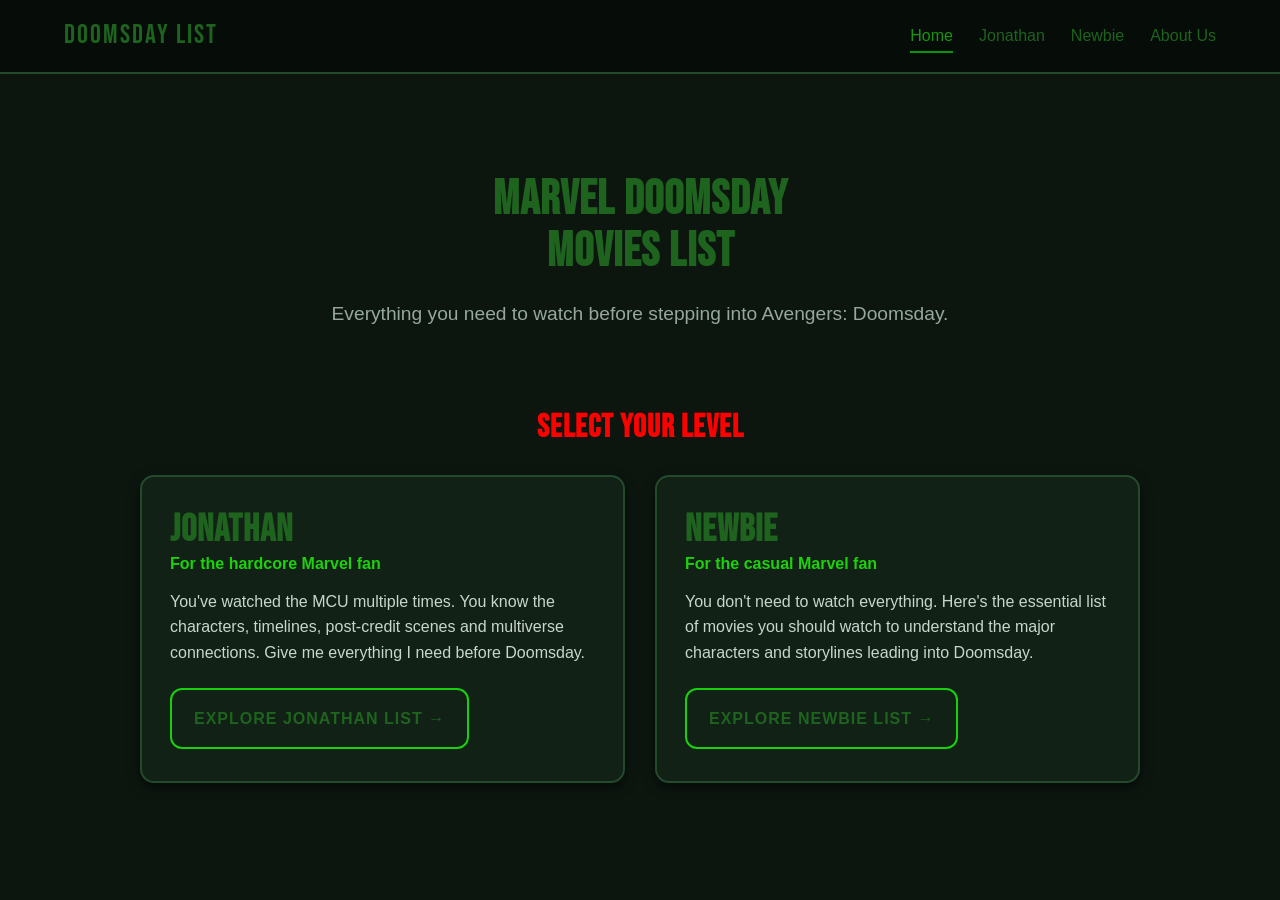
<file: index.html>
<!DOCTYPE html>
<html lang="en">
  <head>
    <meta charset="UTF-8">
    <meta name="viewport" content="width=device-width, initial-scale=1.0">
    <title>Doomsday Prep</title>
    <link rel="preconnect" href="https://fonts.googleapis.com">
    <link href="https://fonts.googleapis.com/css2?family=Bebas+Neue&display=swap" rel="stylesheet">
    <link rel="stylesheet" href="style.css">
    
  </head>
  <body>
    <header>
      <nav class="navbar">
        <a class="logo" href="index.html">DOOMSDAY LIST</a>
        <ul class="nav-links">
          <li><a class="nav-link active" href="index.html">Home</a></li>
          <li><a class="nav-link" href="jonathan.html">Jonathan</a></li>
          <li><a class="nav-link" href="newbie.html">Newbie</a></li>
          <li><a class="nav-link" href="about.html">About Us</a></li>
        </ul>
      </nav>
    </header>

    <main class="home">
      <section class="hero">
        <h1>Marvel Doomsday<br>Movies List</h1>
        <p class="subtitle">Everything you need to watch before stepping into Avengers: Doomsday.</p>
      </section>

      <section class="levels">
        <h3>Select Your Level</h3>
        <div class="level-grid">
          <article class="level-card jonathan">
            <h2>Jonathan</h2>
            <p class="tagline">For the hardcore Marvel fan</p>
            <p>You've watched the MCU multiple times. You know the characters, timelines, post-credit scenes and multiverse connections. Give me everything I need before Doomsday.</p>
            <a class="pro" href="jonathan.html">EXPLORE JONATHAN LIST →</a>
          </article>

          <article class="level-card newbie">
            <h2>Newbie</h2>
            <p class="tagline">For the casual Marvel fan</p>
            <p>You don't need to watch everything. Here's the essential list of movies you should watch to understand the major characters and storylines leading into Doomsday.</p>
            <a class="starter" href="newbie.html">EXPLORE NEWBIE LIST →</a>
          </article>
        </div>
      </section>
    </main>
  </body>
</html>
</file>
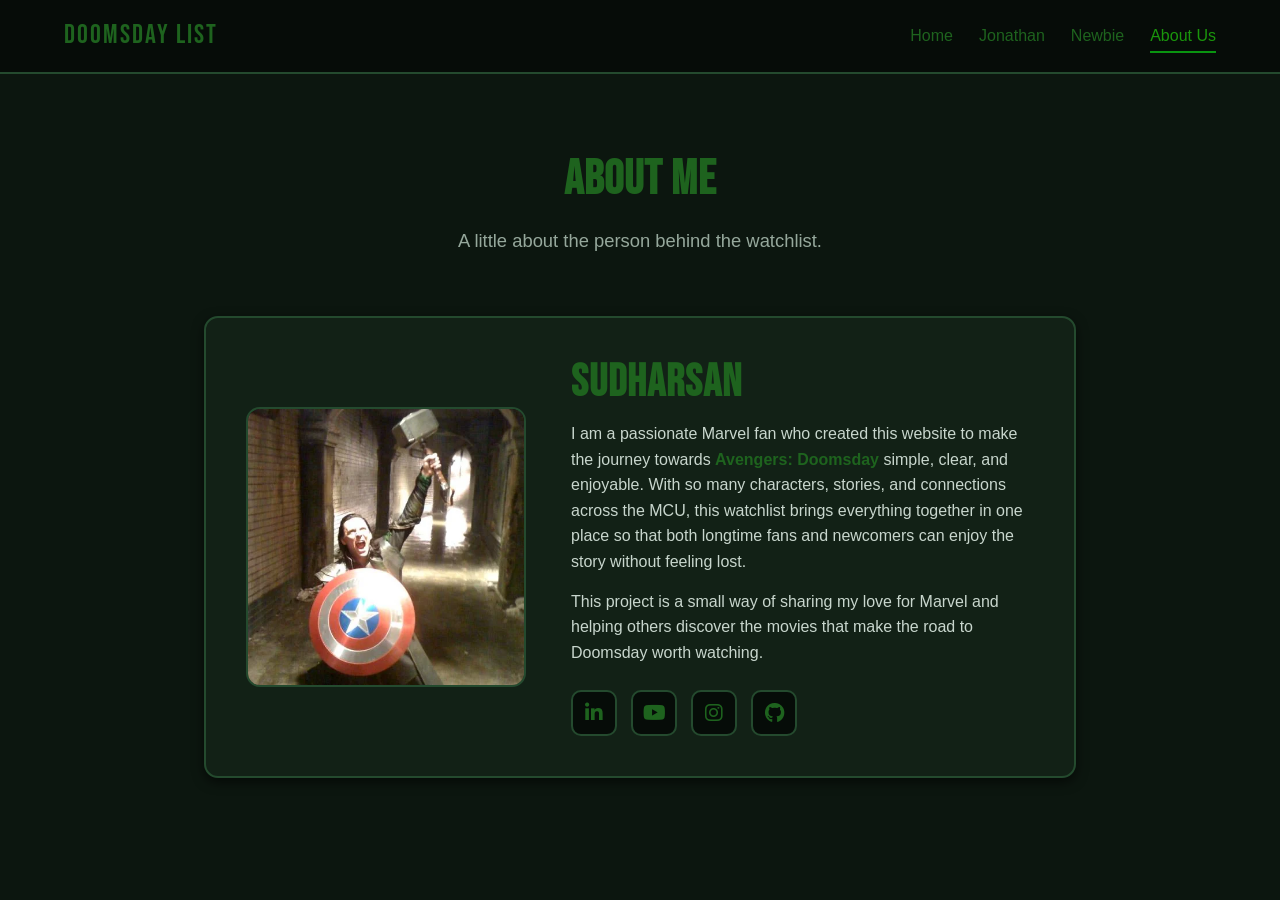
<file: about.html>
<!DOCTYPE html>
<html lang="en">
<head>
    <meta charset="UTF-8">
    <meta name="viewport" content="width=device-width, initial-scale=1.0">
    <title>About Me</title>

    <link rel="preconnect" href="https://fonts.googleapis.com">
    <link href="https://fonts.googleapis.com/css2?family=Bebas+Neue&display=swap" rel="stylesheet">

    <link rel="stylesheet" href="style.css">
    <link rel="stylesheet" href="about.css">
    <link rel="stylesheet"
          href="https://cdnjs.cloudflare.com/ajax/libs/font-awesome/6.5.2/css/all.min.css">
</head>

<body>

    <header>
        <nav class="navbar">
            <a class="logo" href="index.html">DOOMSDAY LIST</a>

            <ul class="nav-links">
                <li><a class="nav-link" href="index.html">Home</a></li>
                <li><a class="nav-link" href="jonathan.html">Jonathan</a></li>
                <li><a class="nav-link" href="newbie.html">Newbie</a></li>
                <li><a class="nav-link active" href="about.html">About Us</a></li>
            </ul>
        </nav>
    </header>

    <main>

        <section class="page-header">
            <h1>ABOUT ME</h1>
            <p>A little about the person behind the watchlist.</p>
        </section>

        <section class="about-wrap">

            <div class="about-card">

                <div class="about-image">
                    <!-- Replace "images/about.jpg" with your own image -->
                    <img src="loki.webp" alt="Your Name">
                </div>

                <div class="about-content">
                    <h2>SUDHARSAN</h2>

                    <p>
                        I am a passionate Marvel fan who created this website to make
                        the journey towards <strong>Avengers: Doomsday</strong> simple,
                        clear, and enjoyable. With so many characters, stories, and
                        connections across the MCU, this watchlist brings everything
                        together in one place so that both longtime fans and newcomers
                        can enjoy the story without feeling lost.
                    </p>

                    <p>
                        This project is a small way of sharing my love for Marvel and
                        helping others discover the movies that make the road to
                        Doomsday worth watching.
                    </p>

                    <div class="social-links">

                        <!-- Replace the # links with your actual profile URLs -->
                        <a href="https://www.linkedin.com/in/sudharsan-parthasarathi-15a8aa321?utm_source=share_via&utm_content=profile&utm_medium=member_android"
                           class="social-link"
                           target="_blank"
                           rel="noopener noreferrer"
                           aria-label="LinkedIn">
                            <i class="fa-brands fa-linkedin-in"></i>
                        </a>

                        <a href="https://www.youtube.com/@Sudharsan-Parthasarathi"
                           class="social-link"
                           target="_blank"
                           rel="noopener noreferrer"
                           aria-label="YouTube">
                            <i class="fa-brands fa-youtube"></i>
                        </a>

                        <a href="
https://www.instagram.com/sudharsanparthasarathi?stkn=MTFqcmEyY2VqZjNodg==

"
                           class="social-link"
                           target="_blank"
                           rel="noopener noreferrer"
                           aria-label="Instagram">
                            <i class="fa-brands fa-instagram"></i>
                        </a>

                        <a href="https://github.com/Sudharsan-Parthasarathi"
                           class="social-link"
                           target="_blank"
                           rel="noopener noreferrer"
                           aria-label="GitHub">
                            <i class="fa-brands fa-github"></i>
                        </a>

                    </div>

                </div>

            </div>

        </section>

    </main>

</body>
</html>
</file>
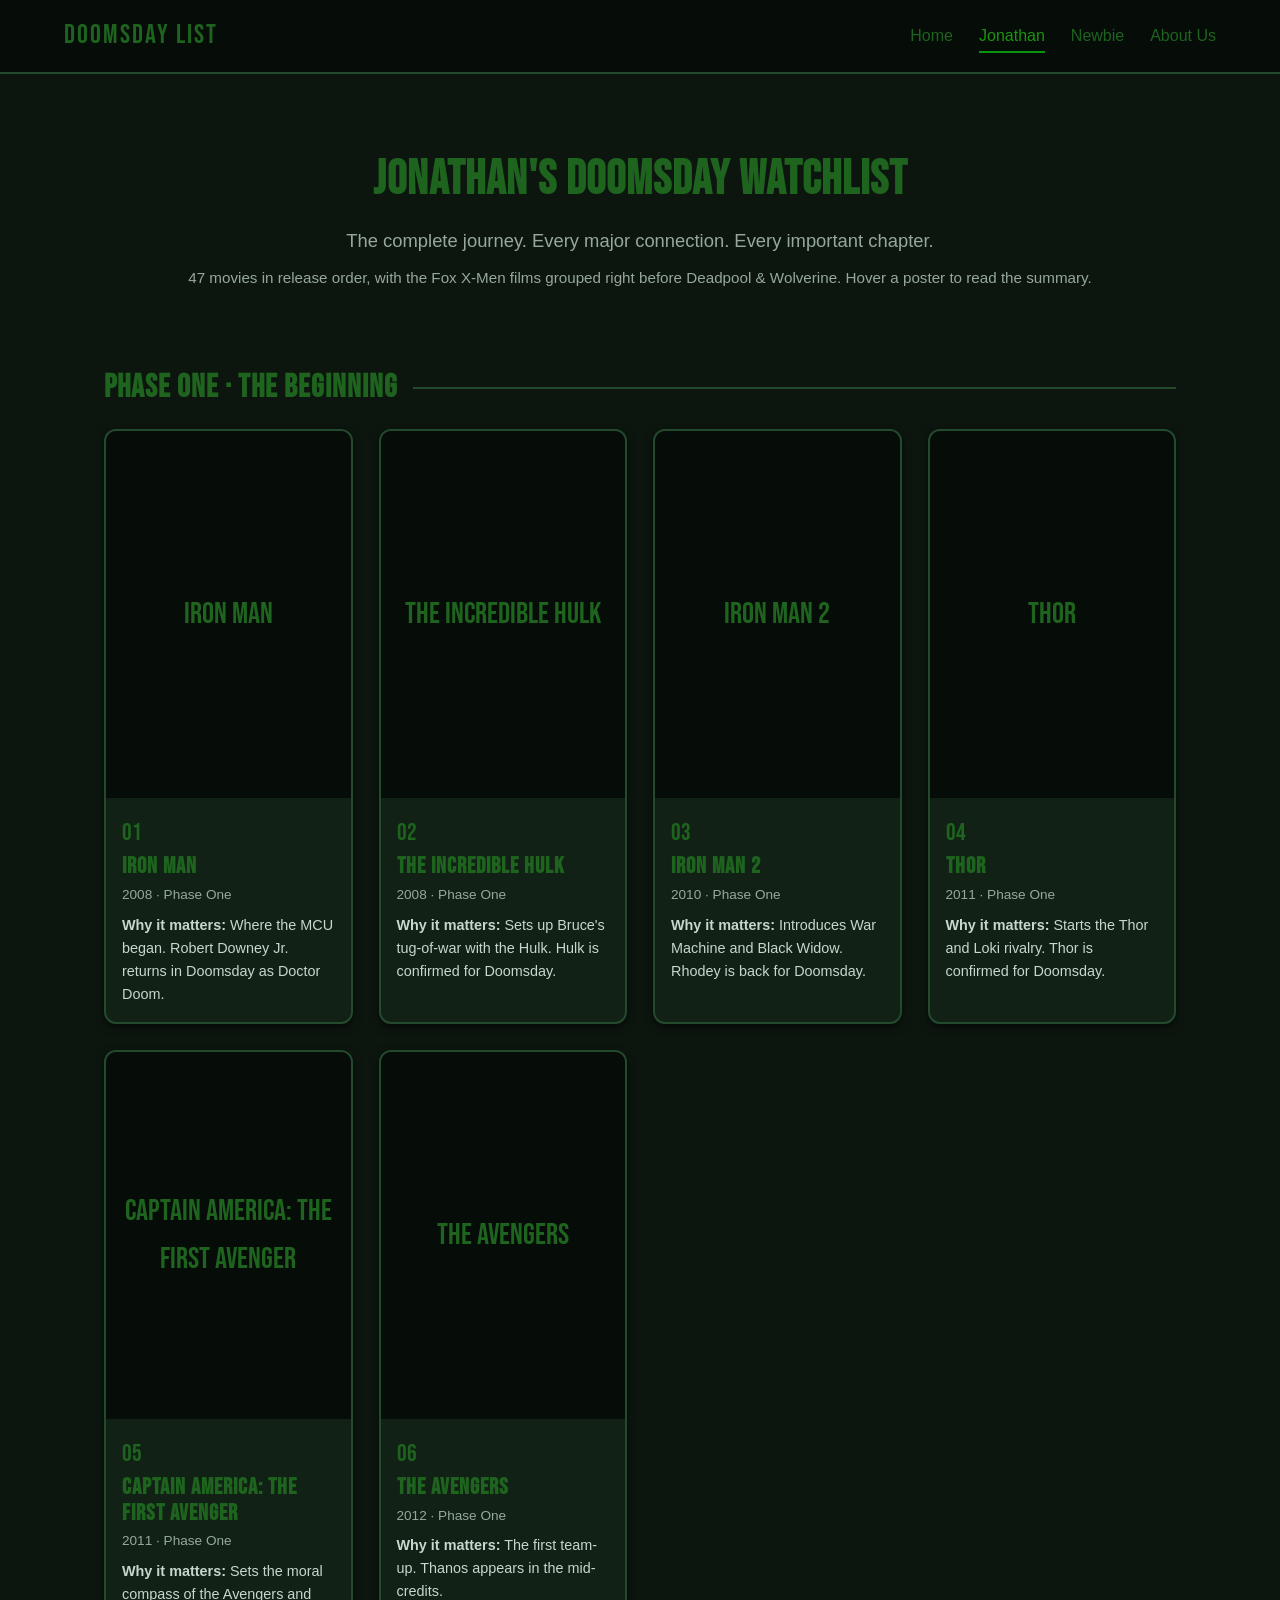
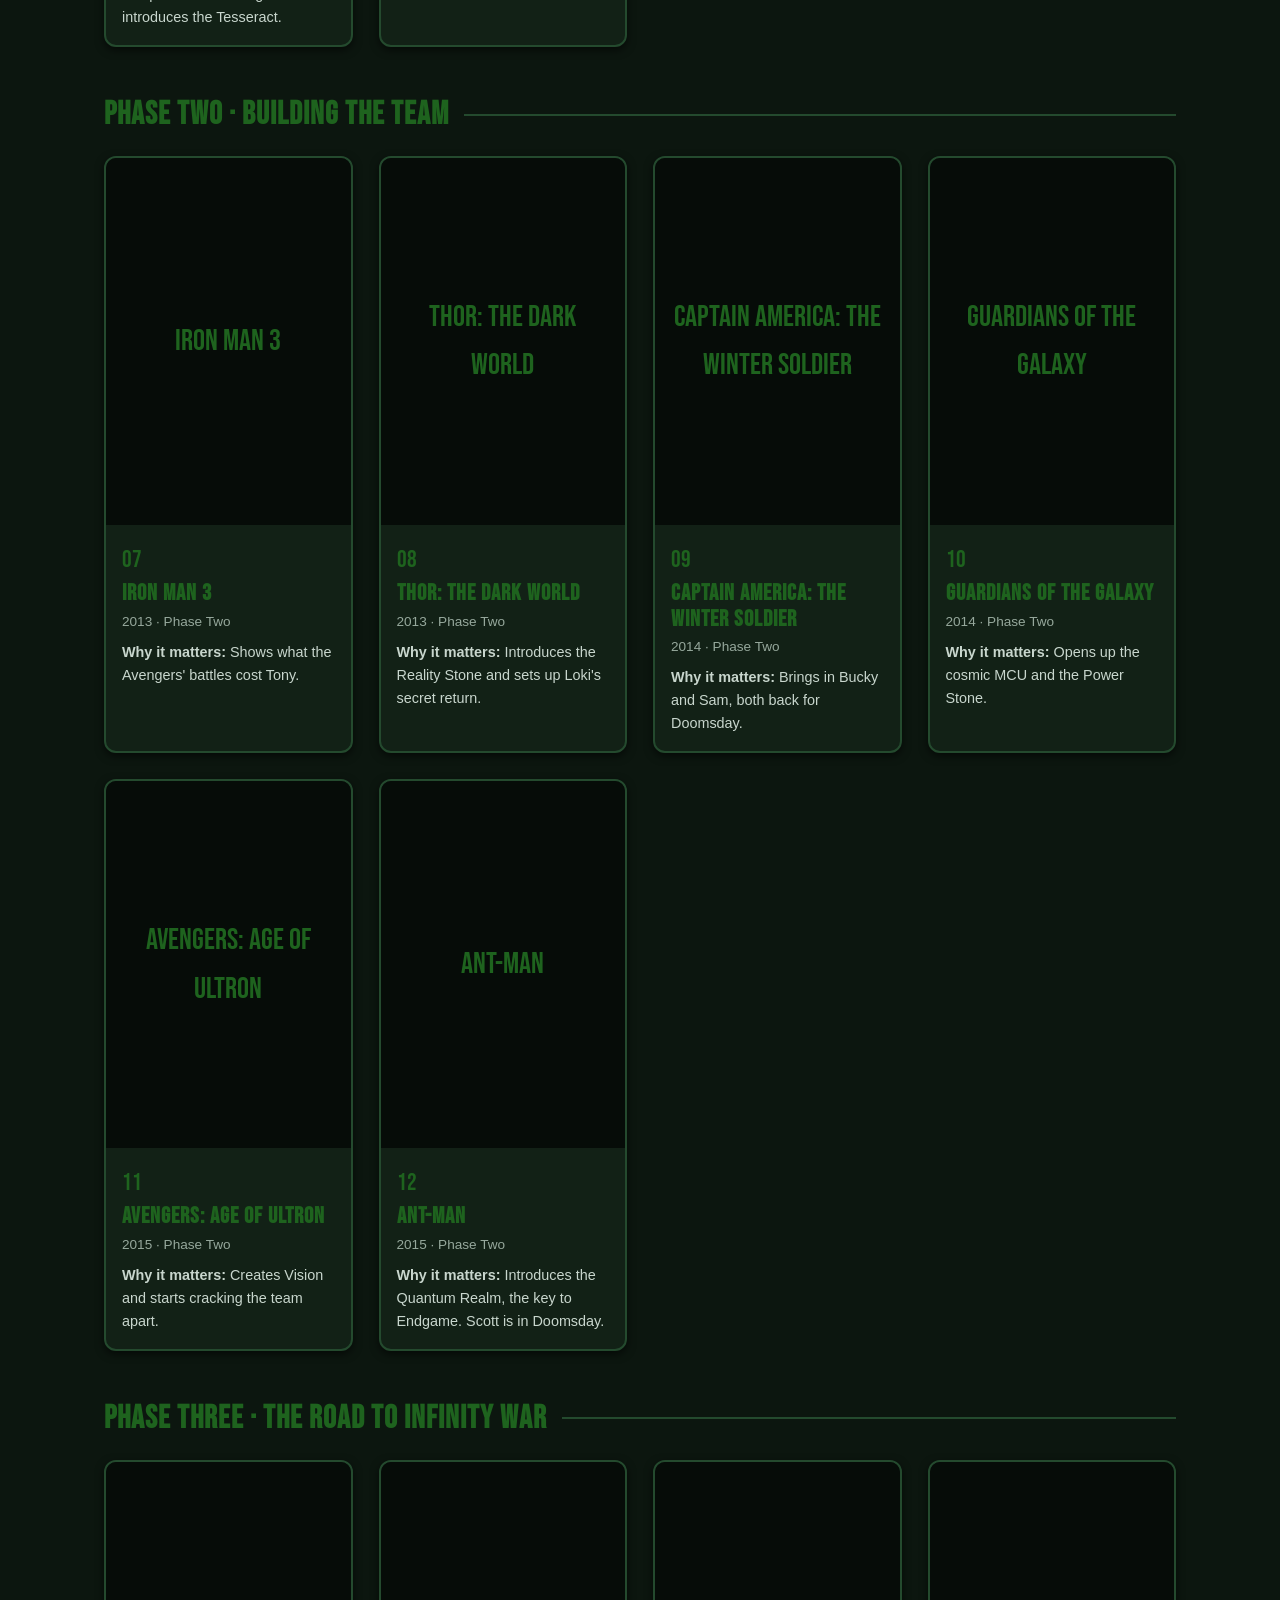
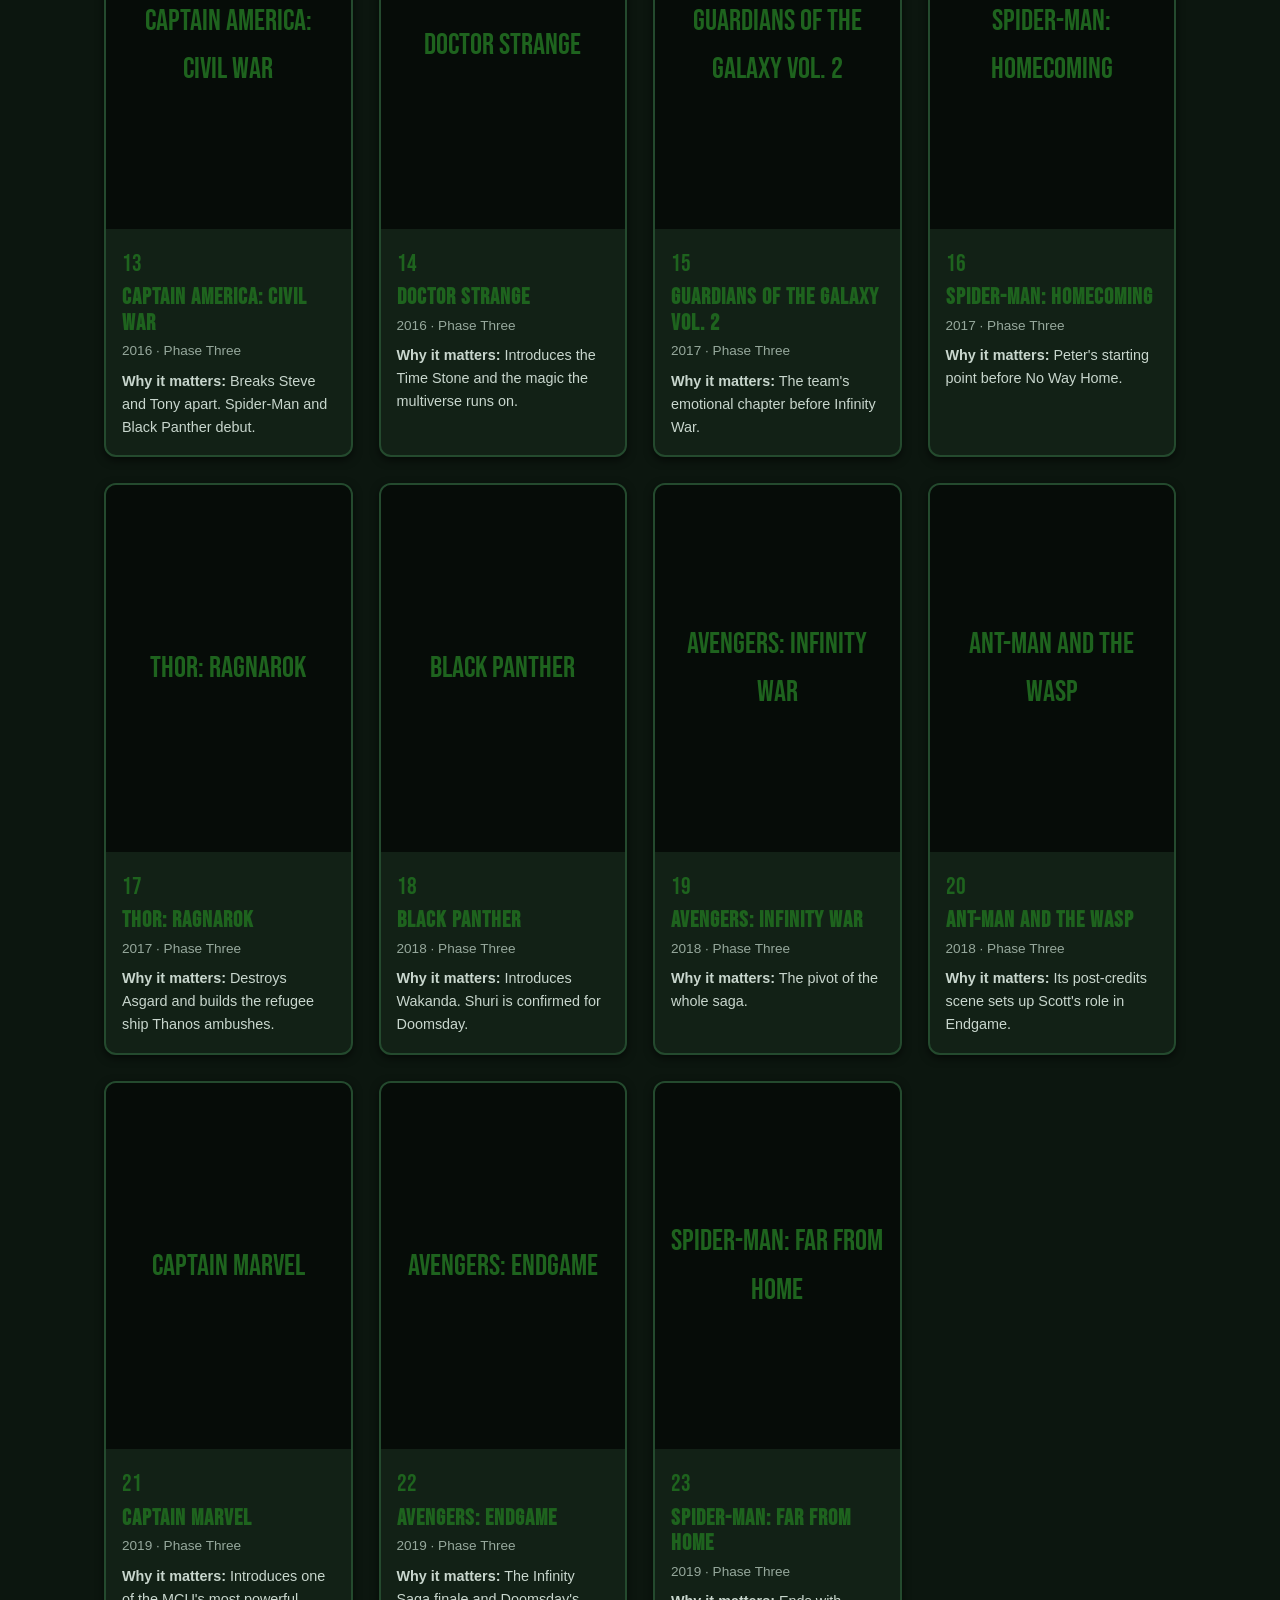
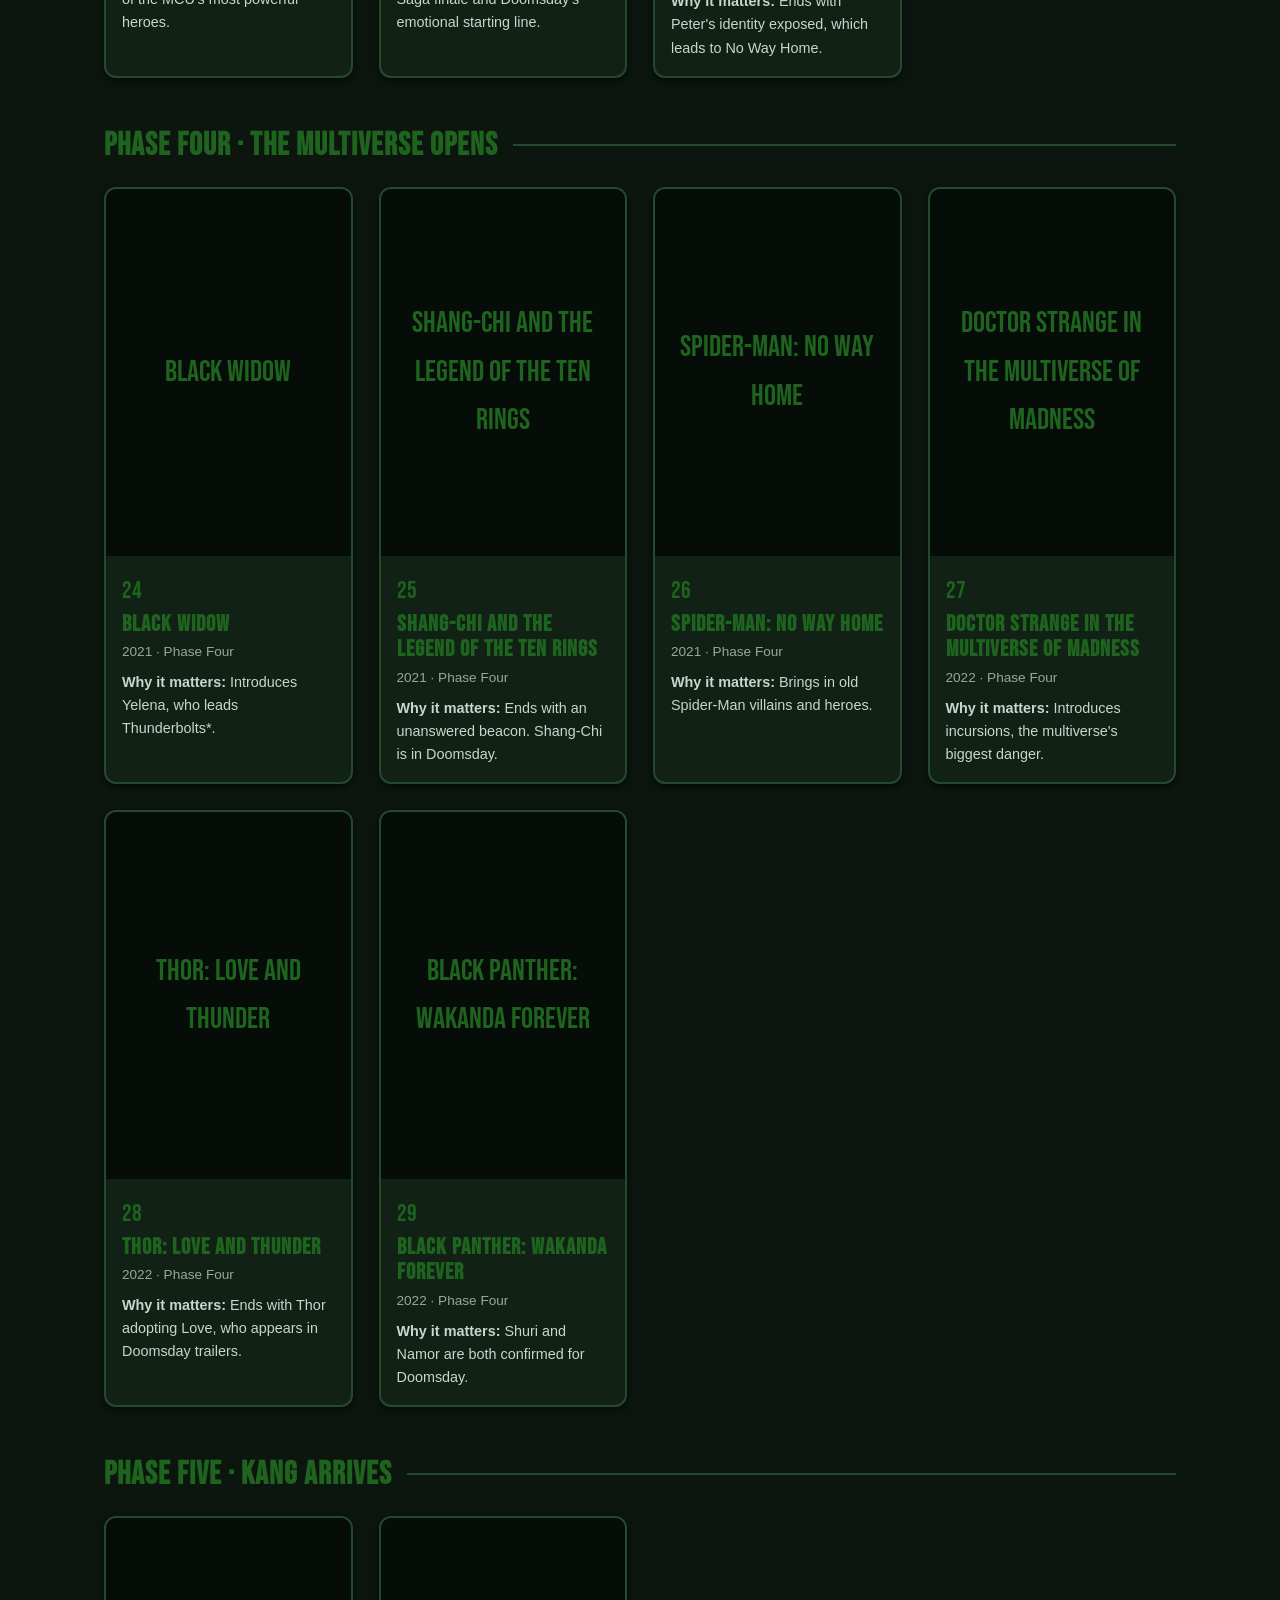
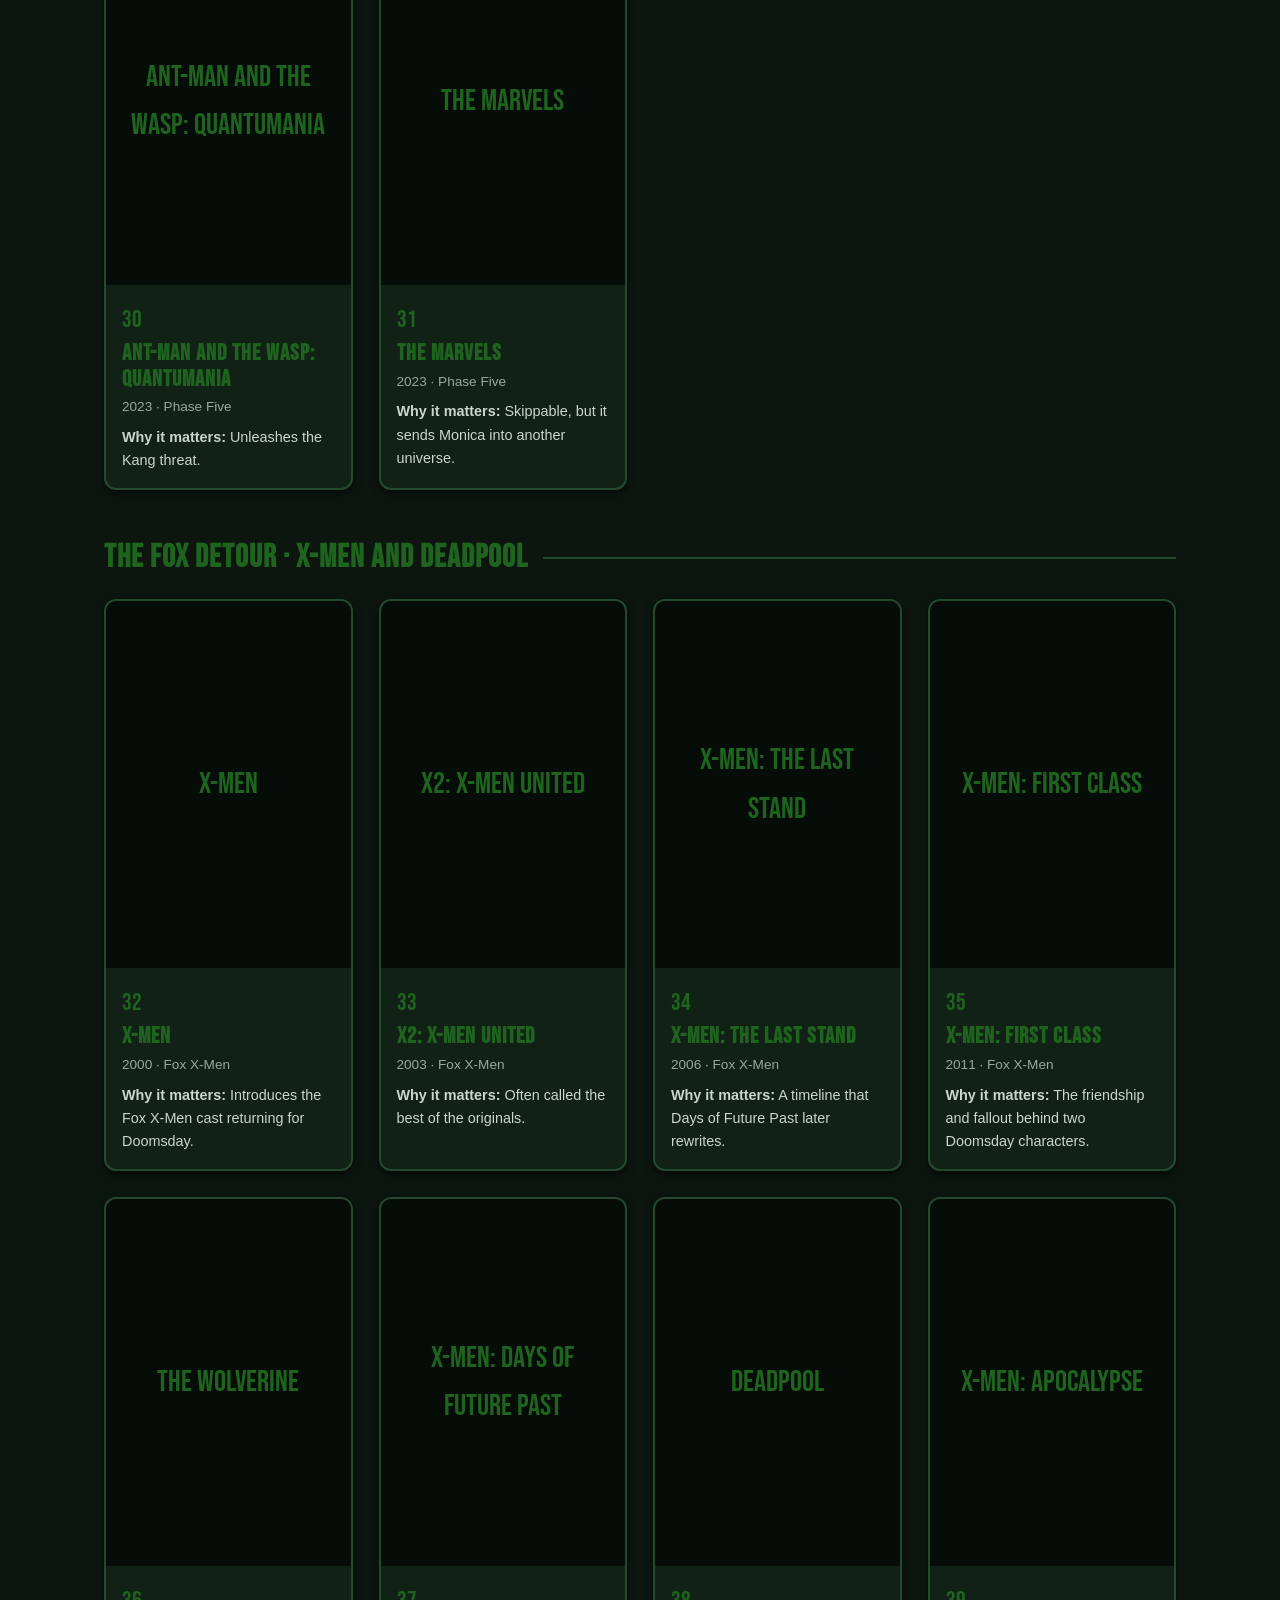
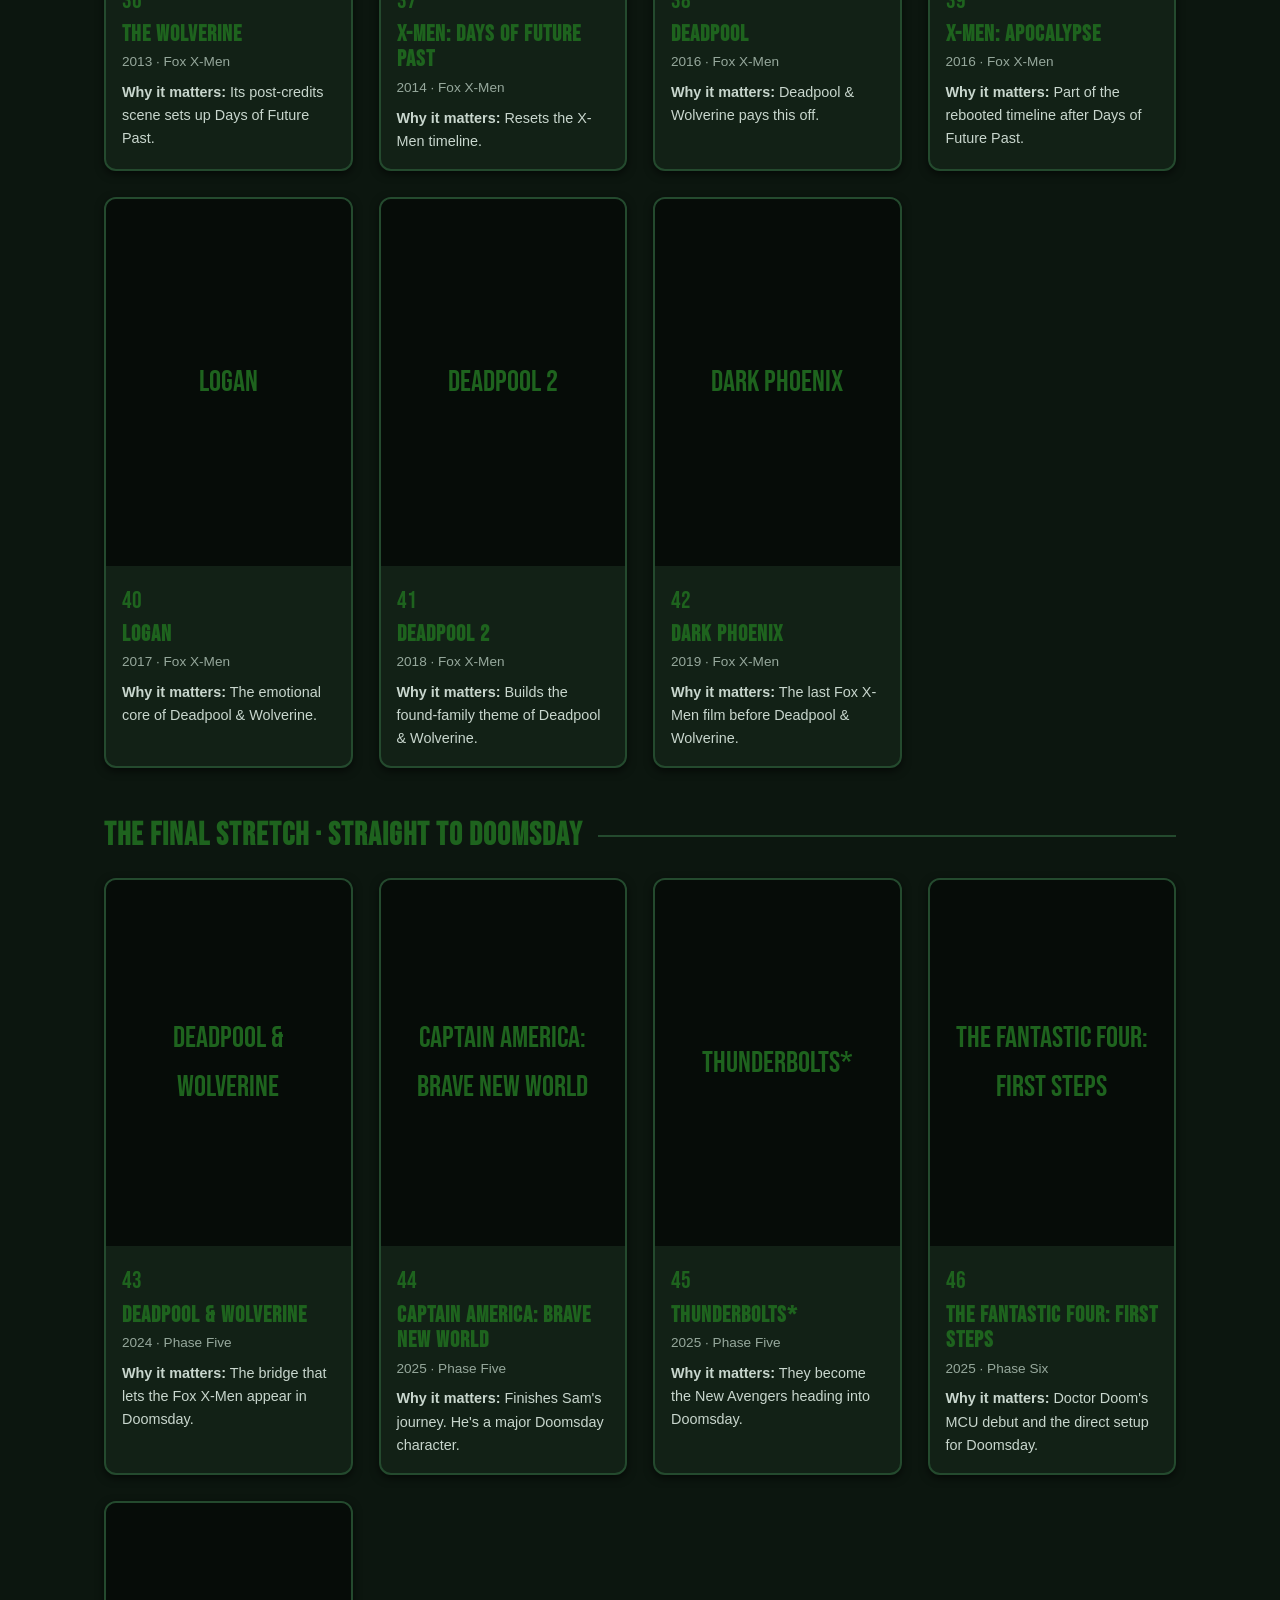
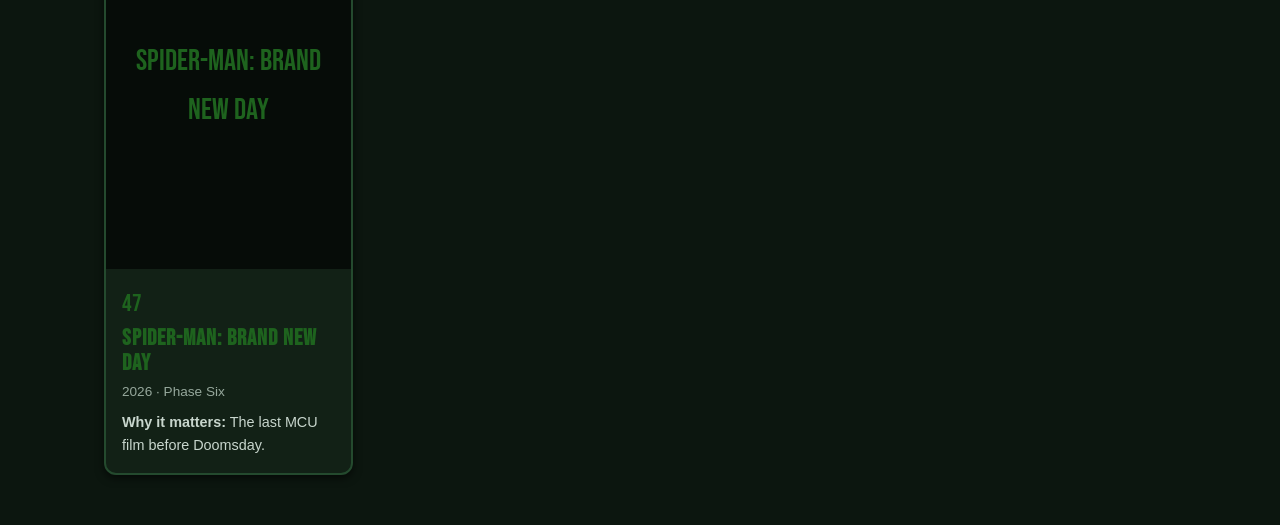
<file: jonathan.html>
<!DOCTYPE html>
<html lang="en">
  <head>
    <meta charset="UTF-8">
    <meta name="viewport" content="width=device-width, initial-scale=1.0">
    <title>Jonathan's Watchlist</title>
    <link rel="preconnect" href="https://fonts.googleapis.com">
    <link href="https://fonts.googleapis.com/css2?family=Bebas+Neue&display=swap" rel="stylesheet">
    <link rel="stylesheet" href="style.css">
    <link rel="stylesheet" href="jonathan.css">
  </head>
  <body>
    <header>
      <nav class="navbar">
        <a class="logo" href="index.html">DOOMSDAY LIST</a>
        <ul class="nav-links">
          <li><a class="nav-link" href="index.html">Home</a></li>
          <li><a class="nav-link active" href="jonathan.html">Jonathan</a></li>
          <li><a class="nav-link" href="newbie.html">Newbie</a></li>
          <li><a class="nav-link" href="about.html">About Us</a></li>
        </ul>
      </nav>
    </header>

    <main>
      <section class="page-header">
        <h1>JONATHAN'S DOOMSDAY WATCHLIST</h1>
        <p>The complete journey. Every major connection. Every important chapter.</p>
        <p class="small">47 movies in release order, with the Fox X-Men films grouped right before Deadpool & Wolverine. Hover a poster to read the summary.</p>
      </section>

      <section>
        <div class="chapter"><h2>Phase One · The Beginning</h2></div>
        <div class="movie-grid">
          <article class="movie-card">
            <div class="poster">
              <span class="poster-title">Iron Man</span>
              <div class="overlay"><p>Tony Stark builds a suit to escape captivity and becomes Iron Man.</p></div>
            </div>
            <div class="info">
              <span class="num">01</span>
              <h3>Iron Man</h3>
              <p class="meta">2008 · Phase One</p>
              <p class="summary">Tony Stark builds a suit to escape captivity and becomes Iron Man.</p>
              <p class="why"><strong>Why it matters:</strong> Where the MCU began. Robert Downey Jr. returns in Doomsday as Doctor Doom.</p>
            </div>
          </article>

          <article class="movie-card">
            <div class="poster">
              <span class="poster-title">The Incredible Hulk</span>
              <div class="overlay"><p>Bruce Banner hides from the army while fighting the Hulk and the Abomination.</p></div>
            </div>
            <div class="info">
              <span class="num">02</span>
              <h3>The Incredible Hulk</h3>
              <p class="meta">2008 · Phase One</p>
              <p class="summary">Bruce Banner hides from the army while fighting the Hulk and the Abomination.</p>
              <p class="why"><strong>Why it matters:</strong> Sets up Bruce's tug-of-war with the Hulk. Hulk is confirmed for Doomsday.</p>
            </div>
          </article>

          <article class="movie-card">
            <div class="poster">
              <span class="poster-title">Iron Man 2</span>
              <div class="overlay"><p>Tony fights a failing body, Whiplash, and pressure from S.H.I.E.L.D.</p></div>
            </div>
            <div class="info">
              <span class="num">03</span>
              <h3>Iron Man 2</h3>
              <p class="meta">2010 · Phase One</p>
              <p class="summary">Tony fights a failing body, Whiplash, and pressure from S.H.I.E.L.D.</p>
              <p class="why"><strong>Why it matters:</strong> Introduces War Machine and Black Widow. Rhodey is back for Doomsday.</p>
            </div>
          </article>

          <article class="movie-card">
            <div class="poster">
              <span class="poster-title">Thor</span>
              <div class="overlay"><p>Cast out of Asgard, the arrogant god Thor learns humility on Earth.</p></div>
            </div>
            <div class="info">
              <span class="num">04</span>
              <h3>Thor</h3>
              <p class="meta">2011 · Phase One</p>
              <p class="summary">Cast out of Asgard, the arrogant god Thor learns humility on Earth.</p>
              <p class="why"><strong>Why it matters:</strong> Starts the Thor and Loki rivalry. Thor is confirmed for Doomsday.</p>
            </div>
          </article>

          <article class="movie-card">
            <div class="poster">
              <span class="poster-title">Captain America: The First Avenger</span>
              <div class="overlay"><p>Scrawny Steve Rogers becomes a super-soldier and fights HYDRA in WWII.</p></div>
            </div>
            <div class="info">
              <span class="num">05</span>
              <h3>Captain America: The First Avenger</h3>
              <p class="meta">2011 · Phase One</p>
              <p class="summary">Scrawny Steve Rogers becomes a super-soldier and fights HYDRA in WWII.</p>
              <p class="why"><strong>Why it matters:</strong> Sets the moral compass of the Avengers and introduces the Tesseract.</p>
            </div>
          </article>

          <article class="movie-card">
            <div class="poster">
              <span class="poster-title">The Avengers</span>
              <div class="overlay"><p>Earth's mightiest heroes unite to stop Loki's alien invasion.</p></div>
            </div>
            <div class="info">
              <span class="num">06</span>
              <h3>The Avengers</h3>
              <p class="meta">2012 · Phase One</p>
              <p class="summary">Earth's mightiest heroes unite to stop Loki's alien invasion.</p>
              <p class="why"><strong>Why it matters:</strong> The first team-up. Thanos appears in the mid-credits.</p>
            </div>
          </article>
        </div>
      </section>

      <section>
        <div class="chapter"><h2>Phase Two · Building the Team</h2></div>
        <div class="movie-grid">
          <article class="movie-card">
            <div class="poster">
              <span class="poster-title">Iron Man 3</span>
              <div class="overlay"><p>Tony battles panic attacks and the Mandarin after the Battle of New York.</p></div>
            </div>
            <div class="info">
              <span class="num">07</span>
              <h3>Iron Man 3</h3>
              <p class="meta">2013 · Phase Two</p>
              <p class="summary">Tony battles panic attacks and the Mandarin after the Battle of New York.</p>
              <p class="why"><strong>Why it matters:</strong> Shows what the Avengers' battles cost Tony.</p>
            </div>
          </article>

          <article class="movie-card">
            <div class="poster">
              <span class="poster-title">Thor: The Dark World</span>
              <div class="overlay"><p>Thor must stop the Dark Elves from using a weapon called the Aether.</p></div>
            </div>
            <div class="info">
              <span class="num">08</span>
              <h3>Thor: The Dark World</h3>
              <p class="meta">2013 · Phase Two</p>
              <p class="summary">Thor must stop the Dark Elves from using a weapon called the Aether.</p>
              <p class="why"><strong>Why it matters:</strong> Introduces the Reality Stone and sets up Loki's secret return.</p>
            </div>
          </article>

          <article class="movie-card">
            <div class="poster">
              <span class="poster-title">Captain America: The Winter Soldier</span>
              <div class="overlay"><p>Steve uncovers HYDRA inside S.H.I.E.L.D. and meets the Winter Soldier.</p></div>
            </div>
            <div class="info">
              <span class="num">09</span>
              <h3>Captain America: The Winter Soldier</h3>
              <p class="meta">2014 · Phase Two</p>
              <p class="summary">Steve uncovers HYDRA inside S.H.I.E.L.D. and meets the Winter Soldier.</p>
              <p class="why"><strong>Why it matters:</strong> Brings in Bucky and Sam, both back for Doomsday.</p>
            </div>
          </article>

          <article class="movie-card">
            <div class="poster">
              <span class="poster-title">Guardians of the Galaxy</span>
              <div class="overlay"><p>A band of space misfits fights over a mysterious orb.</p></div>
            </div>
            <div class="info">
              <span class="num">10</span>
              <h3>Guardians of the Galaxy</h3>
              <p class="meta">2014 · Phase Two</p>
              <p class="summary">A band of space misfits fights over a mysterious orb.</p>
              <p class="why"><strong>Why it matters:</strong> Opens up the cosmic MCU and the Power Stone.</p>
            </div>
          </article>

          <article class="movie-card">
            <div class="poster">
              <span class="poster-title">Avengers: Age of Ultron</span>
              <div class="overlay"><p>Tony's peacekeeping AI, Ultron, decides humanity has to go.</p></div>
            </div>
            <div class="info">
              <span class="num">11</span>
              <h3>Avengers: Age of Ultron</h3>
              <p class="meta">2015 · Phase Two</p>
              <p class="summary">Tony's peacekeeping AI, Ultron, decides humanity has to go.</p>
              <p class="why"><strong>Why it matters:</strong> Creates Vision and starts cracking the team apart.</p>
            </div>
          </article>

          <article class="movie-card">
            <div class="poster">
              <span class="poster-title">Ant-Man</span>
              <div class="overlay"><p>Thief Scott Lang takes up the Ant-Man suit for one big heist.</p></div>
            </div>
            <div class="info">
              <span class="num">12</span>
              <h3>Ant-Man</h3>
              <p class="meta">2015 · Phase Two</p>
              <p class="summary">Thief Scott Lang takes up the Ant-Man suit for one big heist.</p>
              <p class="why"><strong>Why it matters:</strong> Introduces the Quantum Realm, the key to Endgame. Scott is in Doomsday.</p>
            </div>
          </article>
        </div>
      </section>

      <section>
        <div class="chapter"><h2>Phase Three · The Road to Infinity War</h2></div>
        <div class="movie-grid">
          <article class="movie-card">
            <div class="poster">
              <span class="poster-title">Captain America: Civil War</span>
              <div class="overlay"><p>The Avengers split over government control of heroes.</p></div>
            </div>
            <div class="info">
              <span class="num">13</span>
              <h3>Captain America: Civil War</h3>
              <p class="meta">2016 · Phase Three</p>
              <p class="summary">The Avengers split over government control of heroes.</p>
              <p class="why"><strong>Why it matters:</strong> Breaks Steve and Tony apart. Spider-Man and Black Panther debut.</p>
            </div>
          </article>

          <article class="movie-card">
            <div class="poster">
              <span class="poster-title">Doctor Strange</span>
              <div class="overlay"><p>Surgeon Stephen Strange learns magic and becomes Sorcerer Supreme.</p></div>
            </div>
            <div class="info">
              <span class="num">14</span>
              <h3>Doctor Strange</h3>
              <p class="meta">2016 · Phase Three</p>
              <p class="summary">Surgeon Stephen Strange learns magic and becomes Sorcerer Supreme.</p>
              <p class="why"><strong>Why it matters:</strong> Introduces the Time Stone and the magic the multiverse runs on.</p>
            </div>
          </article>

          <article class="movie-card">
            <div class="poster">
              <span class="poster-title">Guardians of the Galaxy Vol. 2</span>
              <div class="overlay"><p>The Guardians meet Peter's father, a living planet named Ego.</p></div>
            </div>
            <div class="info">
              <span class="num">15</span>
              <h3>Guardians of the Galaxy Vol. 2</h3>
              <p class="meta">2017 · Phase Three</p>
              <p class="summary">The Guardians meet Peter's father, a living planet named Ego.</p>
              <p class="why"><strong>Why it matters:</strong> The team's emotional chapter before Infinity War.</p>
            </div>
          </article>

          <article class="movie-card">
            <div class="poster">
              <span class="poster-title">Spider-Man: Homecoming</span>
              <div class="overlay"><p>Teen Peter Parker tries to prove himself to Tony Stark.</p></div>
            </div>
            <div class="info">
              <span class="num">16</span>
              <h3>Spider-Man: Homecoming</h3>
              <p class="meta">2017 · Phase Three</p>
              <p class="summary">Teen Peter Parker tries to prove himself to Tony Stark.</p>
              <p class="why"><strong>Why it matters:</strong> Peter's starting point before No Way Home.</p>
            </div>
          </article>

          <article class="movie-card">
            <div class="poster">
              <span class="poster-title">Thor: Ragnarok</span>
              <div class="overlay"><p>Thor is stranded on a gladiator planet while Hela attacks Asgard.</p></div>
            </div>
            <div class="info">
              <span class="num">17</span>
              <h3>Thor: Ragnarok</h3>
              <p class="meta">2017 · Phase Three</p>
              <p class="summary">Thor is stranded on a gladiator planet while Hela attacks Asgard.</p>
              <p class="why"><strong>Why it matters:</strong> Destroys Asgard and builds the refugee ship Thanos ambushes.</p>
            </div>
          </article>

          <article class="movie-card">
            <div class="poster">
              <span class="poster-title">Black Panther</span>
              <div class="overlay"><p>T'Challa becomes king of Wakanda and faces Killmonger.</p></div>
            </div>
            <div class="info">
              <span class="num">18</span>
              <h3>Black Panther</h3>
              <p class="meta">2018 · Phase Three</p>
              <p class="summary">T'Challa becomes king of Wakanda and faces Killmonger.</p>
              <p class="why"><strong>Why it matters:</strong> Introduces Wakanda. Shuri is confirmed for Doomsday.</p>
            </div>
          </article>

          <article class="movie-card">
            <div class="poster">
              <span class="poster-title">Avengers: Infinity War</span>
              <div class="overlay"><p>Thanos hunts the six Infinity Stones and wipes out half of all life.</p></div>
            </div>
            <div class="info">
              <span class="num">19</span>
              <h3>Avengers: Infinity War</h3>
              <p class="meta">2018 · Phase Three</p>
              <p class="summary">Thanos hunts the six Infinity Stones and wipes out half of all life.</p>
              <p class="why"><strong>Why it matters:</strong> The pivot of the whole saga.</p>
            </div>
          </article>

          <article class="movie-card">
            <div class="poster">
              <span class="poster-title">Ant-Man and the Wasp</span>
              <div class="overlay"><p>Scott and Hope race to rescue Janet from the Quantum Realm.</p></div>
            </div>
            <div class="info">
              <span class="num">20</span>
              <h3>Ant-Man and the Wasp</h3>
              <p class="meta">2018 · Phase Three</p>
              <p class="summary">Scott and Hope race to rescue Janet from the Quantum Realm.</p>
              <p class="why"><strong>Why it matters:</strong> Its post-credits scene sets up Scott's role in Endgame.</p>
            </div>
          </article>

          <article class="movie-card">
            <div class="poster">
              <span class="poster-title">Captain Marvel</span>
              <div class="overlay"><p>Carol Danvers discovers her past and cosmic powers in the 1990s.</p></div>
            </div>
            <div class="info">
              <span class="num">21</span>
              <h3>Captain Marvel</h3>
              <p class="meta">2019 · Phase Three</p>
              <p class="summary">Carol Danvers discovers her past and cosmic powers in the 1990s.</p>
              <p class="why"><strong>Why it matters:</strong> Introduces one of the MCU's most powerful heroes.</p>
            </div>
          </article>

          <article class="movie-card">
            <div class="poster">
              <span class="poster-title">Avengers: Endgame</span>
              <div class="overlay"><p>The surviving Avengers travel through time to undo the Snap.</p></div>
            </div>
            <div class="info">
              <span class="num">22</span>
              <h3>Avengers: Endgame</h3>
              <p class="meta">2019 · Phase Three</p>
              <p class="summary">The surviving Avengers travel through time to undo the Snap.</p>
              <p class="why"><strong>Why it matters:</strong> The Infinity Saga finale and Doomsday's emotional starting line.</p>
            </div>
          </article>

          <article class="movie-card">
            <div class="poster">
              <span class="poster-title">Spider-Man: Far From Home</span>
              <div class="overlay"><p>Peter's European trip is crashed by Mysterio.</p></div>
            </div>
            <div class="info">
              <span class="num">23</span>
              <h3>Spider-Man: Far From Home</h3>
              <p class="meta">2019 · Phase Three</p>
              <p class="summary">Peter's European trip is crashed by Mysterio.</p>
              <p class="why"><strong>Why it matters:</strong> Ends with Peter's identity exposed, which leads to No Way Home.</p>
            </div>
          </article>
        </div>
      </section>

      <section>
        <div class="chapter"><h2>Phase Four · The Multiverse Opens</h2></div>
        <div class="movie-grid">
          <article class="movie-card">
            <div class="poster">
              <span class="poster-title">Black Widow</span>
              <div class="overlay"><p>Natasha Romanoff confronts her past and the Red Room.</p></div>
            </div>
            <div class="info">
              <span class="num">24</span>
              <h3>Black Widow</h3>
              <p class="meta">2021 · Phase Four</p>
              <p class="summary">Natasha Romanoff confronts her past and the Red Room.</p>
              <p class="why"><strong>Why it matters:</strong> Introduces Yelena, who leads Thunderbolts*.</p>
            </div>
          </article>

          <article class="movie-card">
            <div class="poster">
              <span class="poster-title">Shang-Chi and the Legend of the Ten Rings</span>
              <div class="overlay"><p>Shang-Chi faces his father and the power of the Ten Rings.</p></div>
            </div>
            <div class="info">
              <span class="num">25</span>
              <h3>Shang-Chi and the Legend of the Ten Rings</h3>
              <p class="meta">2021 · Phase Four</p>
              <p class="summary">Shang-Chi faces his father and the power of the Ten Rings.</p>
              <p class="why"><strong>Why it matters:</strong> Ends with an unanswered beacon. Shang-Chi is in Doomsday.</p>
            </div>
          </article>

          <article class="movie-card">
            <div class="poster">
              <span class="poster-title">Spider-Man: No Way Home</span>
              <div class="overlay"><p>Peter asks Strange to make the world forget he's Spider-Man, and the multiverse cracks open.</p></div>
            </div>
            <div class="info">
              <span class="num">26</span>
              <h3>Spider-Man: No Way Home</h3>
              <p class="meta">2021 · Phase Four</p>
              <p class="summary">Peter asks Strange to make the world forget he's Spider-Man, and the multiverse cracks open.</p>
              <p class="why"><strong>Why it matters:</strong> Brings in old Spider-Man villains and heroes.</p>
            </div>
          </article>

          <article class="movie-card">
            <div class="poster">
              <span class="poster-title">Doctor Strange in the Multiverse of Madness</span>
              <div class="overlay"><p>Strange and America Chavez flee a grief-driven Scarlet Witch.</p></div>
            </div>
            <div class="info">
              <span class="num">27</span>
              <h3>Doctor Strange in the Multiverse of Madness</h3>
              <p class="meta">2022 · Phase Four</p>
              <p class="summary">Strange and America Chavez flee a grief-driven Scarlet Witch.</p>
              <p class="why"><strong>Why it matters:</strong> Introduces incursions, the multiverse's biggest danger.</p>
            </div>
          </article>

          <article class="movie-card">
            <div class="poster">
              <span class="poster-title">Thor: Love and Thunder</span>
              <div class="overlay"><p>Thor teams up with Jane Foster, the Mighty Thor, to stop Gorr.</p></div>
            </div>
            <div class="info">
              <span class="num">28</span>
              <h3>Thor: Love and Thunder</h3>
              <p class="meta">2022 · Phase Four</p>
              <p class="summary">Thor teams up with Jane Foster, the Mighty Thor, to stop Gorr.</p>
              <p class="why"><strong>Why it matters:</strong> Ends with Thor adopting Love, who appears in Doomsday trailers.</p>
            </div>
          </article>

          <article class="movie-card">
            <div class="poster">
              <span class="poster-title">Black Panther: Wakanda Forever</span>
              <div class="overlay"><p>Wakanda mourns T'Challa as Shuri faces the undersea kingdom of Talokan.</p></div>
            </div>
            <div class="info">
              <span class="num">29</span>
              <h3>Black Panther: Wakanda Forever</h3>
              <p class="meta">2022 · Phase Four</p>
              <p class="summary">Wakanda mourns T'Challa as Shuri faces the undersea kingdom of Talokan.</p>
              <p class="why"><strong>Why it matters:</strong> Shuri and Namor are both confirmed for Doomsday.</p>
            </div>
          </article>
        </div>
      </section>

      <section>
        <div class="chapter"><h2>Phase Five · Kang Arrives</h2></div>
        <div class="movie-grid">
          <article class="movie-card">
            <div class="poster">
              <span class="poster-title">Ant-Man and the Wasp: Quantumania</span>
              <div class="overlay"><p>Scott's family is pulled into the Quantum Realm to face Kang.</p></div>
            </div>
            <div class="info">
              <span class="num">30</span>
              <h3>Ant-Man and the Wasp: Quantumania</h3>
              <p class="meta">2023 · Phase Five</p>
              <p class="summary">Scott's family is pulled into the Quantum Realm to face Kang.</p>
              <p class="why"><strong>Why it matters:</strong> Unleashes the Kang threat.</p>
            </div>
          </article>

          <article class="movie-card">
            <div class="poster">
              <span class="poster-title">The Marvels</span>
              <div class="overlay"><p>Carol, Monica and Kamala swap places whenever they use their powers.</p></div>
            </div>
            <div class="info">
              <span class="num">31</span>
              <h3>The Marvels</h3>
              <p class="meta">2023 · Phase Five</p>
              <p class="summary">Carol, Monica and Kamala swap places whenever they use their powers.</p>
              <p class="why"><strong>Why it matters:</strong> Skippable, but it sends Monica into another universe.</p>
            </div>
          </article>
        </div>
      </section>

      <section>
        <div class="chapter"><h2>The Fox Detour · X-Men and Deadpool</h2></div>
        <div class="movie-grid">
          <article class="movie-card">
            <div class="poster">
              <span class="poster-title">X-Men</span>
              <div class="overlay"><p>Charles Xavier's mutants clash with Magneto's Brotherhood.</p></div>
            </div>
            <div class="info">
              <span class="num">32</span>
              <h3>X-Men</h3>
              <p class="meta">2000 · Fox X-Men</p>
              <p class="summary">Charles Xavier's mutants clash with Magneto's Brotherhood.</p>
              <p class="why"><strong>Why it matters:</strong> Introduces the Fox X-Men cast returning for Doomsday.</p>
            </div>
          </article>

          <article class="movie-card">
            <div class="poster">
              <span class="poster-title">X2: X-Men United</span>
              <div class="overlay"><p>Stryker's war on mutants forces rivals to team up.</p></div>
            </div>
            <div class="info">
              <span class="num">33</span>
              <h3>X2: X-Men United</h3>
              <p class="meta">2003 · Fox X-Men</p>
              <p class="summary">Stryker's war on mutants forces rivals to team up.</p>
              <p class="why"><strong>Why it matters:</strong> Often called the best of the originals.</p>
            </div>
          </article>

          <article class="movie-card">
            <div class="poster">
              <span class="poster-title">X-Men: The Last Stand</span>
              <div class="overlay"><p>Jean Grey returns as the Phoenix and mutants face a forced cure.</p></div>
            </div>
            <div class="info">
              <span class="num">34</span>
              <h3>X-Men: The Last Stand</h3>
              <p class="meta">2006 · Fox X-Men</p>
              <p class="summary">Jean Grey returns as the Phoenix and mutants face a forced cure.</p>
              <p class="why"><strong>Why it matters:</strong> A timeline that Days of Future Past later rewrites.</p>
            </div>
          </article>

          <article class="movie-card">
            <div class="poster">
              <span class="poster-title">X-Men: First Class</span>
              <div class="overlay"><p>Young Xavier and Magneto build a team in the 1960s, then split.</p></div>
            </div>
            <div class="info">
              <span class="num">35</span>
              <h3>X-Men: First Class</h3>
              <p class="meta">2011 · Fox X-Men</p>
              <p class="summary">Young Xavier and Magneto build a team in the 1960s, then split.</p>
              <p class="why"><strong>Why it matters:</strong> The friendship and fallout behind two Doomsday characters.</p>
            </div>
          </article>

          <article class="movie-card">
            <div class="poster">
              <span class="poster-title">The Wolverine</span>
              <div class="overlay"><p>Logan travels to Japan while grieving Jean Grey.</p></div>
            </div>
            <div class="info">
              <span class="num">36</span>
              <h3>The Wolverine</h3>
              <p class="meta">2013 · Fox X-Men</p>
              <p class="summary">Logan travels to Japan while grieving Jean Grey.</p>
              <p class="why"><strong>Why it matters:</strong> Its post-credits scene sets up Days of Future Past.</p>
            </div>
          </article>

          <article class="movie-card">
            <div class="poster">
              <span class="poster-title">X-Men: Days of Future Past</span>
              <div class="overlay"><p>Wolverine goes back in time to stop a future war on mutants.</p></div>
            </div>
            <div class="info">
              <span class="num">37</span>
              <h3>X-Men: Days of Future Past</h3>
              <p class="meta">2014 · Fox X-Men</p>
              <p class="summary">Wolverine goes back in time to stop a future war on mutants.</p>
              <p class="why"><strong>Why it matters:</strong> Resets the X-Men timeline.</p>
            </div>
          </article>

          <article class="movie-card">
            <div class="poster">
              <span class="poster-title">Deadpool</span>
              <div class="overlay"><p>Wade Wilson becomes the wisecracking Deadpool to get revenge.</p></div>
            </div>
            <div class="info">
              <span class="num">38</span>
              <h3>Deadpool</h3>
              <p class="meta">2016 · Fox X-Men</p>
              <p class="summary">Wade Wilson becomes the wisecracking Deadpool to get revenge.</p>
              <p class="why"><strong>Why it matters:</strong> Deadpool &amp; Wolverine pays this off.</p>
            </div>
          </article>

          <article class="movie-card">
            <div class="poster">
              <span class="poster-title">X-Men: Apocalypse</span>
              <div class="overlay"><p>The young X-Men face the first mutant, En Sabah Nur.</p></div>
            </div>
            <div class="info">
              <span class="num">39</span>
              <h3>X-Men: Apocalypse</h3>
              <p class="meta">2016 · Fox X-Men</p>
              <p class="summary">The young X-Men face the first mutant, En Sabah Nur.</p>
              <p class="why"><strong>Why it matters:</strong> Part of the rebooted timeline after Days of Future Past.</p>
            </div>
          </article>

          <article class="movie-card">
            <div class="poster">
              <span class="poster-title">Logan</span>
              <div class="overlay"><p>An aging Logan protects a young mutant in 2029.</p></div>
            </div>
            <div class="info">
              <span class="num">40</span>
              <h3>Logan</h3>
              <p class="meta">2017 · Fox X-Men</p>
              <p class="summary">An aging Logan protects a young mutant in 2029.</p>
              <p class="why"><strong>Why it matters:</strong> The emotional core of Deadpool &amp; Wolverine.</p>
            </div>
          </article>

          <article class="movie-card">
            <div class="poster">
              <span class="poster-title">Deadpool 2</span>
              <div class="overlay"><p>Deadpool forms X-Force and protects a young mutant from Cable.</p></div>
            </div>
            <div class="info">
              <span class="num">41</span>
              <h3>Deadpool 2</h3>
              <p class="meta">2018 · Fox X-Men</p>
              <p class="summary">Deadpool forms X-Force and protects a young mutant from Cable.</p>
              <p class="why"><strong>Why it matters:</strong> Builds the found-family theme of Deadpool &amp; Wolverine.</p>
            </div>
          </article>

          <article class="movie-card">
            <div class="poster">
              <span class="poster-title">Dark Phoenix</span>
              <div class="overlay"><p>Jean Grey loses control of her cosmic powers in 1992.</p></div>
            </div>
            <div class="info">
              <span class="num">42</span>
              <h3>Dark Phoenix</h3>
              <p class="meta">2019 · Fox X-Men</p>
              <p class="summary">Jean Grey loses control of her cosmic powers in 1992.</p>
              <p class="why"><strong>Why it matters:</strong> The last Fox X-Men film before Deadpool &amp; Wolverine.</p>
            </div>
          </article>
        </div>
      </section>

      <section>
        <div class="chapter"><h2>The Final Stretch · Straight to Doomsday</h2></div>
        <div class="movie-grid">
          <article class="movie-card">
            <div class="poster">
              <span class="poster-title">Deadpool &amp; Wolverine</span>
              <div class="overlay"><p>Deadpool recruits a reluctant Wolverine to save his universe from the TVA.</p></div>
            </div>
            <div class="info">
              <span class="num">43</span>
              <h3>Deadpool &amp; Wolverine</h3>
              <p class="meta">2024 · Phase Five</p>
              <p class="summary">Deadpool recruits a reluctant Wolverine to save his universe from the TVA.</p>
              <p class="why"><strong>Why it matters:</strong> The bridge that lets the Fox X-Men appear in Doomsday.</p>
            </div>
          </article>

          <article class="movie-card">
            <div class="poster">
              <span class="poster-title">Captain America: Brave New World</span>
              <div class="overlay"><p>Sam Wilson steps up as Captain America against a new global threat.</p></div>
            </div>
            <div class="info">
              <span class="num">44</span>
              <h3>Captain America: Brave New World</h3>
              <p class="meta">2025 · Phase Five</p>
              <p class="summary">Sam Wilson steps up as Captain America against a new global threat.</p>
              <p class="why"><strong>Why it matters:</strong> Finishes Sam's journey. He's a major Doomsday character.</p>
            </div>
          </article>

          <article class="movie-card">
            <div class="poster">
              <span class="poster-title">Thunderbolts*</span>
              <div class="overlay"><p>A team of misfits is pulled into a deadly mission.</p></div>
            </div>
            <div class="info">
              <span class="num">45</span>
              <h3>Thunderbolts*</h3>
              <p class="meta">2025 · Phase Five</p>
              <p class="summary">A team of misfits is pulled into a deadly mission.</p>
              <p class="why"><strong>Why it matters:</strong> They become the New Avengers heading into Doomsday.</p>
            </div>
          </article>

          <article class="movie-card">
            <div class="poster">
              <span class="poster-title">The Fantastic Four: First Steps</span>
              <div class="overlay"><p>Marvel's First Family faces Galactus in a retro-futuristic 1960s.</p></div>
            </div>
            <div class="info">
              <span class="num">46</span>
              <h3>The Fantastic Four: First Steps</h3>
              <p class="meta">2025 · Phase Six</p>
              <p class="summary">Marvel's First Family faces Galactus in a retro-futuristic 1960s.</p>
              <p class="why"><strong>Why it matters:</strong> Doctor Doom's MCU debut and the direct setup for Doomsday.</p>
            </div>
          </article>

          <article class="movie-card">
            <div class="poster">
              <span class="poster-title">Spider-Man: Brand New Day</span>
              <div class="overlay"><p>Peter fights crime as a street-level Spider-Man in a world that forgot him.</p></div>
            </div>
            <div class="info">
              <span class="num">47</span>
              <h3>Spider-Man: Brand New Day</h3>
              <p class="meta">2026 · Phase Six</p>
              <p class="summary">Peter fights crime as a street-level Spider-Man in a world that forgot him.</p>
              <p class="why"><strong>Why it matters:</strong> The last MCU film before Doomsday.</p>
            </div>
          </article>
        </div>
      </section>
    </main>
  </body>
</html>
</file>
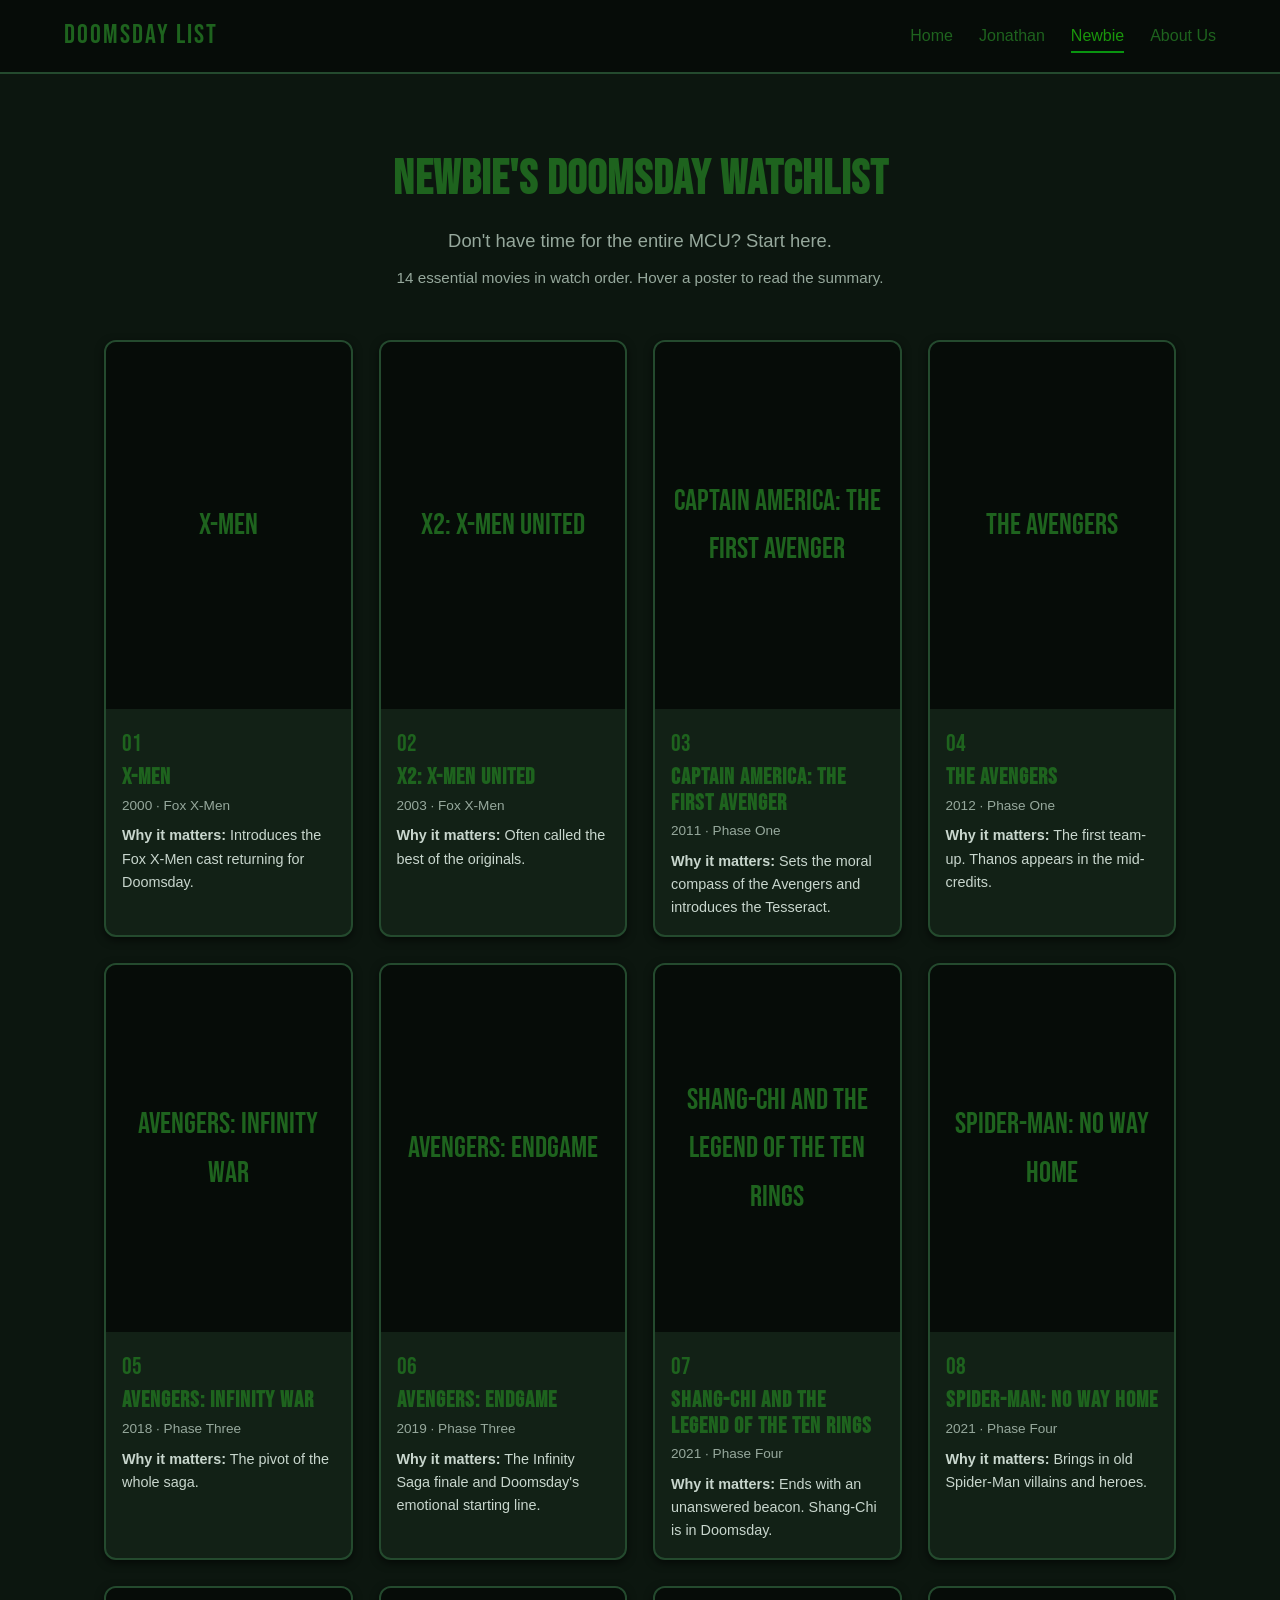
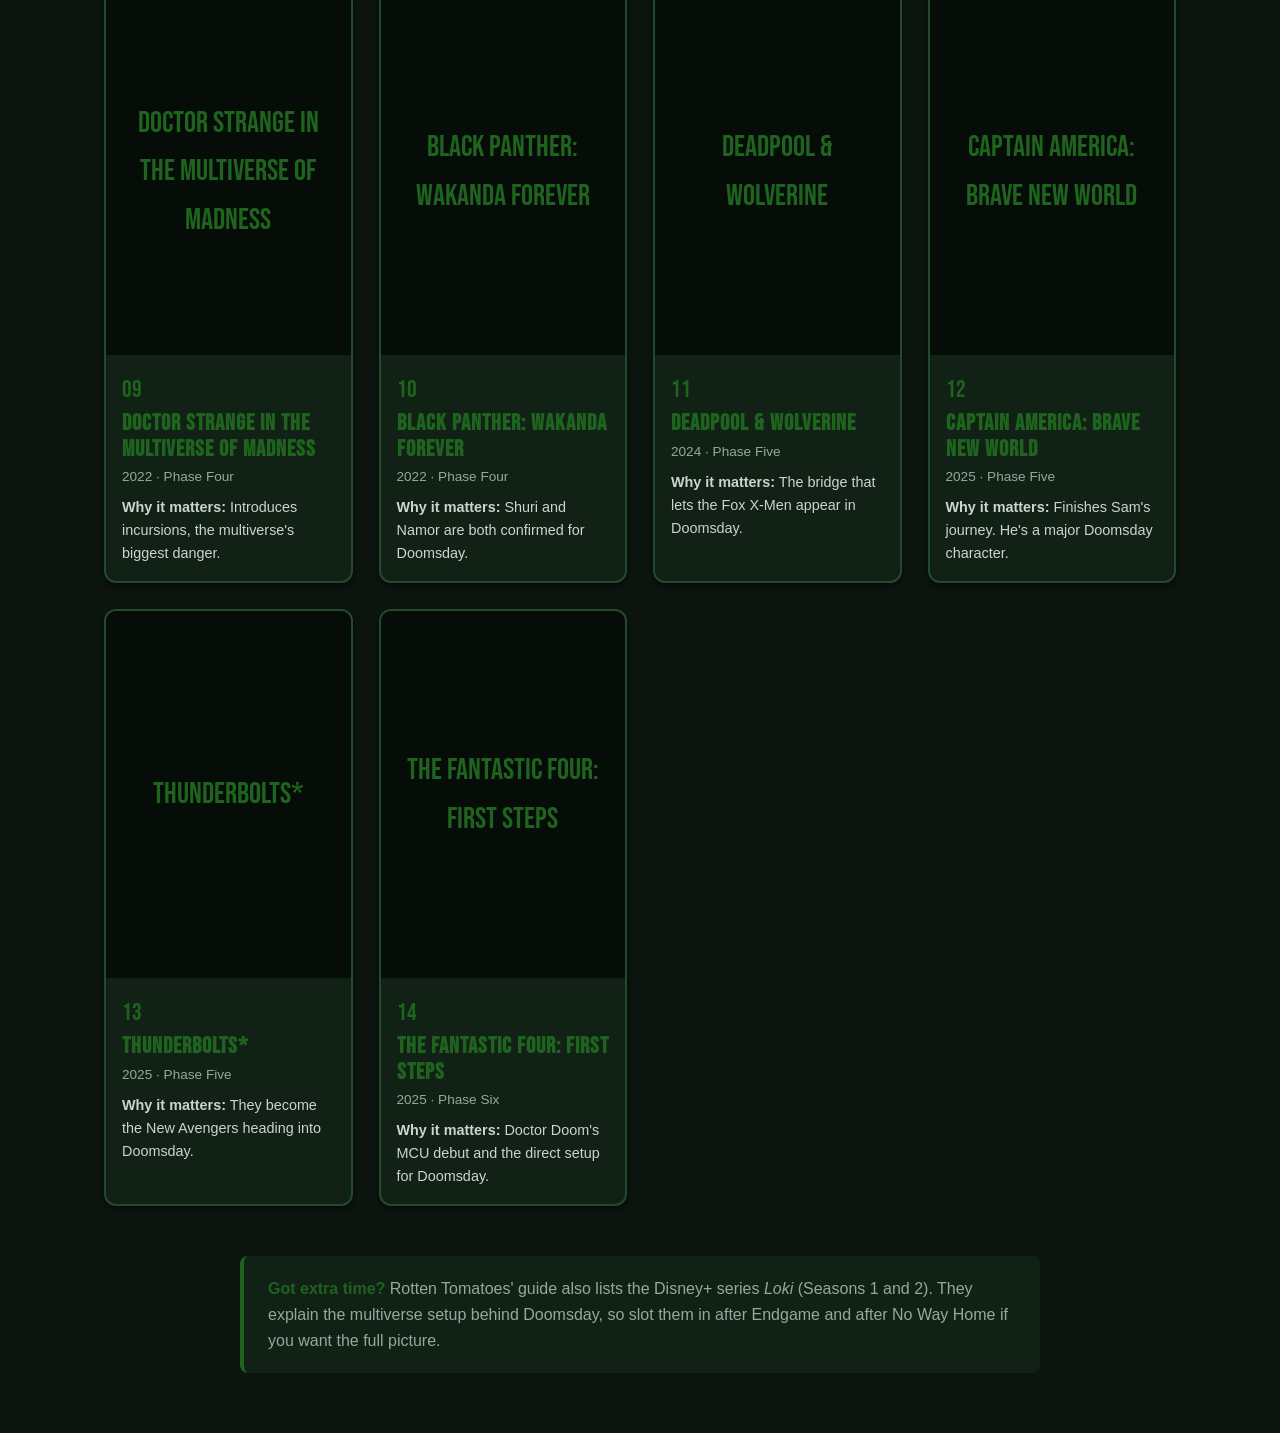
<file: newbie.html>
<!DOCTYPE html>
<html lang="en">
  <head>
    <meta charset="UTF-8">
    <meta name="viewport" content="width=device-width, initial-scale=1.0">
    <title>Newbie's Watchlist</title>
    <link rel="preconnect" href="https://fonts.googleapis.com">
    <link href="https://fonts.googleapis.com/css2?family=Bebas+Neue&display=swap" rel="stylesheet">
    <link rel="stylesheet" href="style.css">
    <link rel="stylesheet" href="newbie.css">
  </head>
  <body>
    <header>
      <nav class="navbar">
        <a class="logo" href="index.html">DOOMSDAY LIST</a>
        <ul class="nav-links">
          <li><a class="nav-link" href="index.html">Home</a></li>
          <li><a class="nav-link" href="jonathan.html">Jonathan</a></li>
          <li><a class="nav-link active" href="newbie.html">Newbie</a></li>
          <li><a class="nav-link" href="about.html">About Us</a></li>
        </ul>
      </nav>
    </header>

    <main>
      <section class="page-header">
        <h1>NEWBIE'S DOOMSDAY WATCHLIST</h1>
        <p>Don't have time for the entire MCU? Start here.</p>
        <p class="small">14 essential movies in watch order. Hover a poster to read the summary.</p>
      </section>

      <div class="movie-grid">
        <article class="movie-card">
          <div class="poster">
            <span class="poster-title">X-Men</span>
            <div class="overlay">
              <p>Charles Xavier's mutants clash with Magneto's Brotherhood.</p>
            </div>
          </div>
          <div class="info">
            <span class="num">01</span>
            <h3>X-Men</h3>
            <p class="meta">2000 · Fox X-Men</p>
            <p class="summary">Charles Xavier's mutants clash with Magneto's Brotherhood.</p>
            <p class="why"><strong>Why it matters:</strong> Introduces the Fox X-Men cast returning for Doomsday.</p>
          </div>
        </article>

        <article class="movie-card">
          <div class="poster">
            <span class="poster-title">X2: X-Men United</span>
            <div class="overlay">
              <p>Stryker's war on mutants forces rivals to team up.</p>
            </div>
          </div>
          <div class="info">
            <span class="num">02</span>
            <h3>X2: X-Men United</h3>
            <p class="meta">2003 · Fox X-Men</p>
            <p class="summary">Stryker's war on mutants forces rivals to team up.</p>
            <p class="why"><strong>Why it matters:</strong> Often called the best of the originals.</p>
          </div>
        </article>

        <article class="movie-card">
          <div class="poster">
            <span class="poster-title">Captain America: The First Avenger</span>
            <div class="overlay">
              <p>Scrawny Steve Rogers becomes a super-soldier and fights HYDRA in WWII.</p>
            </div>
          </div>
          <div class="info">
            <span class="num">03</span>
            <h3>Captain America: The First Avenger</h3>
            <p class="meta">2011 · Phase One</p>
            <p class="summary">Scrawny Steve Rogers becomes a super-soldier and fights HYDRA in WWII.</p>
            <p class="why"><strong>Why it matters:</strong> Sets the moral compass of the Avengers and introduces the Tesseract.</p>
          </div>
        </article>

        <article class="movie-card">
          <div class="poster">
            <span class="poster-title">The Avengers</span>
            <div class="overlay">
              <p>Earth's mightiest heroes unite to stop Loki's alien invasion.</p>
            </div>
          </div>
          <div class="info">
            <span class="num">04</span>
            <h3>The Avengers</h3>
            <p class="meta">2012 · Phase One</p>
            <p class="summary">Earth's mightiest heroes unite to stop Loki's alien invasion.</p>
            <p class="why"><strong>Why it matters:</strong> The first team-up. Thanos appears in the mid-credits.</p>
          </div>
        </article>

        <article class="movie-card">
          <div class="poster">
            <span class="poster-title">Avengers: Infinity War</span>
            <div class="overlay">
              <p>Thanos hunts the six Infinity Stones and wipes out half of all life.</p>
            </div>
          </div>
          <div class="info">
            <span class="num">05</span>
            <h3>Avengers: Infinity War</h3>
            <p class="meta">2018 · Phase Three</p>
            <p class="summary">Thanos hunts the six Infinity Stones and wipes out half of all life.</p>
            <p class="why"><strong>Why it matters:</strong> The pivot of the whole saga.</p>
          </div>
        </article>

        <article class="movie-card">
          <div class="poster">
            <span class="poster-title">Avengers: Endgame</span>
            <div class="overlay">
              <p>The surviving Avengers travel through time to undo the Snap.</p>
            </div>
          </div>
          <div class="info">
            <span class="num">06</span>
            <h3>Avengers: Endgame</h3>
            <p class="meta">2019 · Phase Three</p>
            <p class="summary">The surviving Avengers travel through time to undo the Snap.</p>
            <p class="why"><strong>Why it matters:</strong> The Infinity Saga finale and Doomsday's emotional starting line.</p>
          </div>
        </article>

        <article class="movie-card">
          <div class="poster">
            <span class="poster-title">Shang-Chi and the Legend of the Ten Rings</span>
            <div class="overlay">
              <p>Shang-Chi faces his father and the power of the Ten Rings.</p>
            </div>
          </div>
          <div class="info">
            <span class="num">07</span>
            <h3>Shang-Chi and the Legend of the Ten Rings</h3>
            <p class="meta">2021 · Phase Four</p>
            <p class="summary">Shang-Chi faces his father and the power of the Ten Rings.</p>
            <p class="why"><strong>Why it matters:</strong> Ends with an unanswered beacon. Shang-Chi is in Doomsday.</p>
          </div>
        </article>

        <article class="movie-card">
          <div class="poster">
            <span class="poster-title">Spider-Man: No Way Home</span>
            <div class="overlay">
              <p>Peter asks Strange to make the world forget he's Spider-Man, and the multiverse cracks open.</p>
            </div>
          </div>
          <div class="info">
            <span class="num">08</span>
            <h3>Spider-Man: No Way Home</h3>
            <p class="meta">2021 · Phase Four</p>
            <p class="summary">Peter asks Strange to make the world forget he's Spider-Man, and the multiverse cracks open.</p>
            <p class="why"><strong>Why it matters:</strong> Brings in old Spider-Man villains and heroes.</p>
          </div>
        </article>

        <article class="movie-card">
          <div class="poster">
            <span class="poster-title">Doctor Strange in the Multiverse of Madness</span>
            <div class="overlay">
              <p>Strange and America Chavez flee a grief-driven Scarlet Witch.</p>
            </div>
          </div>
          <div class="info">
            <span class="num">09</span>
            <h3>Doctor Strange in the Multiverse of Madness</h3>
            <p class="meta">2022 · Phase Four</p>
            <p class="summary">Strange and America Chavez flee a grief-driven Scarlet Witch.</p>
            <p class="why"><strong>Why it matters:</strong> Introduces incursions, the multiverse's biggest danger.</p>
          </div>
        </article>

        <article class="movie-card">
          <div class="poster">
            <span class="poster-title">Black Panther: Wakanda Forever</span>
            <div class="overlay">
              <p>Wakanda mourns T'Challa as Shuri faces the undersea kingdom of Talokan.</p>
            </div>
          </div>
          <div class="info">
            <span class="num">10</span>
            <h3>Black Panther: Wakanda Forever</h3>
            <p class="meta">2022 · Phase Four</p>
            <p class="summary">Wakanda mourns T'Challa as Shuri faces the undersea kingdom of Talokan.</p>
            <p class="why"><strong>Why it matters:</strong> Shuri and Namor are both confirmed for Doomsday.</p>
          </div>
        </article>

        <article class="movie-card">
          <div class="poster">
            <span class="poster-title">Deadpool &amp; Wolverine</span>
            <div class="overlay">
              <p>Deadpool recruits a reluctant Wolverine to save his universe from the TVA.</p>
            </div>
          </div>
          <div class="info">
            <span class="num">11</span>
            <h3>Deadpool &amp; Wolverine</h3>
            <p class="meta">2024 · Phase Five</p>
            <p class="summary">Deadpool recruits a reluctant Wolverine to save his universe from the TVA.</p>
            <p class="why"><strong>Why it matters:</strong> The bridge that lets the Fox X-Men appear in Doomsday.</p>
          </div>
        </article>

        <article class="movie-card">
          <div class="poster">
            <span class="poster-title">Captain America: Brave New World</span>
            <div class="overlay">
              <p>Sam Wilson steps up as Captain America against a new global threat.</p>
            </div>
          </div>
          <div class="info">
            <span class="num">12</span>
            <h3>Captain America: Brave New World</h3>
            <p class="meta">2025 · Phase Five</p>
            <p class="summary">Sam Wilson steps up as Captain America against a new global threat.</p>
            <p class="why"><strong>Why it matters:</strong> Finishes Sam's journey. He's a major Doomsday character.</p>
          </div>
        </article>

        <article class="movie-card">
          <div class="poster">
            <span class="poster-title">Thunderbolts*</span>
            <div class="overlay">
              <p>A team of misfits is pulled into a deadly mission.</p>
            </div>
          </div>
          <div class="info">
            <span class="num">13</span>
            <h3>Thunderbolts*</h3>
            <p class="meta">2025 · Phase Five</p>
            <p class="summary">A team of misfits is pulled into a deadly mission.</p>
            <p class="why"><strong>Why it matters:</strong> They become the New Avengers heading into Doomsday.</p>
          </div>
        </article>

        <article class="movie-card">
          <div class="poster">
            <span class="poster-title">The Fantastic Four: First Steps</span>
            <div class="overlay">
              <p>Marvel's First Family faces Galactus in a retro-futuristic 1960s.</p>
            </div>
          </div>
          <div class="info">
            <span class="num">14</span>
            <h3>The Fantastic Four: First Steps</h3>
            <p class="meta">2025 · Phase Six</p>
            <p class="summary">Marvel's First Family faces Galactus in a retro-futuristic 1960s.</p>
            <p class="why"><strong>Why it matters:</strong> Doctor Doom's MCU debut and the direct setup for Doomsday.</p>
          </div>
        </article>
      </div>

      <p class="note-box">
        <strong>Got extra time?</strong> Rotten Tomatoes' guide also lists the Disney+ series <em>Loki</em> (Seasons 1 and 2). They explain the multiverse setup behind Doomsday, so slot them in after Endgame and after No Way Home if you want the full picture.
      </p>
    </main>
  </body>
</html>
</file>
<file: style.css>
:root {
  --bg: rgb(12, 22, 15);
  --dark: rgb(6, 12, 8);
  --card: rgb(18, 33, 22);
  --line: rgb(36, 74, 46);
  --accent: rgb(30, 99, 30);
  --muted: rgb(150, 168, 156);
  --soft: rgb(200, 214, 205);
}

* {
  box-sizing: border-box;
  margin: 0;
  padding: 0;
}

body {
  min-height: 100vh;
  display: flex;
  flex-direction: column;
  background-color: var(--bg);
  color: var(--accent);
  text-align: center;
  font-family: Arial, Helvetica, sans-serif;
  line-height: 1.6;
}

main {
  flex: 1;
}

a {
  color: inherit;
  text-decoration: none;
}

h1,
h2,
h3 {
  font-family: 'Bebas Neue', Impact, sans-serif;
  text-transform: uppercase;
  letter-spacing: 1px;
  line-height: 1.1;
}

h3 {
  color: red;
}

header {
  position: sticky;
  top: 0;
  z-index: 10;
}

.navbar {
  display: flex;
  justify-content: space-between;
  align-items: center;
  flex-wrap: wrap;
  gap: 10px;
  padding: 14px 5%;
  background-color: var(--dark);
  border-bottom: 2px solid var(--line);
}

.logo {
  font-family: 'Bebas Neue', Impact, sans-serif;
  font-size: 1.7rem;
  letter-spacing: 2px;
}

.nav-links {
  display: flex;
  gap: 26px;
  list-style: none;
  flex-wrap: wrap;
}

.nav-link {
  position: relative;
  display: inline-block;
  padding: 4px 0;
  transition: 0.3s;
}

.nav-link::after {
  content: "";
  position: absolute;
  left: 0;
  bottom: 0;
  width: 0;
  height: 2px;
  background-color: rgb(9, 149, 16);
  transition: 0.3s;
}

.nav-link:hover,
.nav-link.active {
  color: rgb(26, 150, 12);
}

.nav-link:hover::after,
.nav-link.active::after {
  width: 100%;
}

h1 {
  font-size: 3rem;
  padding: 20px;
  cursor: default;
  transition: 0.3s;
}

h1:hover {
  color: rgb(18, 221, 14);
  text-shadow: 0 0 20px rgba(0, 255, 0, 0.8);
}

.hero {
  padding: 80px 5% 40px;
}

.subtitle {
  color: var(--muted);
  font-size: 1.2rem;
}

.levels {
  padding: 40px 5% 80px;
}

.levels > h3 {
  font-size: 2rem;
  margin-bottom: 30px;
}

.level-grid {
  display: flex;
  gap: 30px;
  justify-content: center;
  flex-wrap: wrap;
  max-width: 1000px;
  margin: 0 auto;
}

.level-card {
  flex: 1 1 340px;
  text-align: left;
  background-color: var(--card);
  border: 2px solid var(--line);
  border-radius: 14px;
  padding: 32px 28px;
  box-shadow: 0 4px 12px rgba(0, 0, 0, 0.6);
  transition: 0.3s;
}

.level-card:hover {
  border-color: var(--accent);
  box-shadow: 0 12px 30px rgba(0, 255, 0, 0.2);
}

.level-card h2 {
  font-size: 2.4rem;
}

.level-card .tagline {
  color: rgb(29, 209, 12);
  font-weight: bold;
  margin-bottom: 12px;
}

.level-card p {
  color: var(--soft);
}

.pro,
.starter {
  display: inline-block;
  margin-top: 22px;
  padding: 16px 22px;
  border: 2px solid rgb(25, 207, 15);
  border-radius: 12px;
  font-weight: bold;
  letter-spacing: 1px;
  cursor: pointer;
  transition: all 0.2s;
}

.starter:hover {
  background-color: rgb(85, 220, 7);
  color: rgb(12, 22, 15);
  padding-left: 34px;
  padding-right: 34px;
  border-color: rgb(32, 188, 11);
}

.pro:hover {
  background-color: rgb(240, 61, 7);
  color: rgb(12, 22, 15);
  padding-left: 34px;
  padding-right: 34px;
  border-color: rgb(240, 7, 7);
}

.starter:active,
.pro:active {
  opacity: 0.6;
}

.page-header {
  padding: 60px 5% 30px;
}

.page-header h1 {
  animation: fadeUp 0.8s ease;
}

.page-header p {
  color: var(--muted);
  font-size: 1.15rem;
}

.page-header .small {
  font-size: 0.95rem;
  margin-top: 10px;
}

.movie-grid {
  display: grid;
  grid-template-columns: repeat(auto-fill, minmax(230px, 1fr));
  gap: 26px;
  max-width: 1200px;
  margin: 0 auto 50px;
  padding: 0 5%;
}

.movie-card {
  text-align: left;
  background-color: var(--card);
  border: 2px solid var(--line);
  border-radius: 12px;
  overflow: hidden;
  box-shadow: 0 3px 8px rgba(0, 0, 0, 0.6);
  transition: 0.3s;
}

.movie-card:hover {
  border-color: var(--accent);
  box-shadow: 0 14px 30px rgba(0, 255, 0, 0.25);
}

.poster {
  position: relative;
  aspect-ratio: 2 / 3;
  overflow: hidden;
  display: flex;
  align-items: center;
  justify-content: center;
  padding: 15px;
  text-align: center;
  background-color: var(--dark);
}

.poster-title {
  font-family: 'Bebas Neue', Impact, sans-serif;
  font-size: 1.9rem;
  text-transform: uppercase;
}

.overlay {
  position: absolute;
  inset: 0;
  display: flex;
  align-items: center;
  padding: 22px;
  background-color: rgba(4, 9, 6, 0.92);
  opacity: 0;
  transition: 0.3s;
}

.movie-card:hover .overlay {
  opacity: 1;
}

.info {
  padding: 16px;
}

.num {
  font-family: 'Bebas Neue', Impact, sans-serif;
  font-size: 1.5rem;
}

.info h3 {
  font-size: 1.45rem;
  margin: 2px 0 4px;
  color: var(--accent);
}

.meta {
  color: var(--muted);
  font-size: 0.85rem;
}

.why {
  margin-top: 8px;
  font-size: 0.9rem;
  color: var(--soft);
}

.summary {
  display: none;
}

.slogan {
  font-style: italic;
  margin: 6px 0 14px;
}

.disclaimer {
  font-size: 0.8rem;
  margin-top: 16px;
}

@media (max-width: 768px) {
  .navbar {
    flex-direction: column;
    text-align: center;
  }

  .nav-links {
    justify-content: center;
    gap: 18px;
  }

  .hero {
    padding: 50px 5% 20px;
  }

  .pro,
  .starter {
    display: block;
    text-align: center;
  }

  .movie-grid {
    grid-template-columns: 1fr;
  }

  .poster {
    aspect-ratio: 3 / 2;
  }
}
</file>
<file: about.css>
.about-wrap {
    max-width: 1000px;
    margin: 0 auto;
    padding: 30px 5% 80px;
}

.about-card {
    display: flex;
    align-items: center;
    gap: 45px;
    text-align: left;
    background-color: var(--card);
    border: 2px solid var(--line);
    border-radius: 14px;
    padding: 40px;
    box-shadow: 0 4px 12px rgba(0, 0, 0, 0.6);
    transition: 0.3s;
}

.about-card:hover {
    border-color: var(--accent);
    box-shadow: 0 14px 30px rgba(0, 255, 0, 0.2);
}

.about-image {
    flex: 0 0 280px;
    display: flex;
    justify-content: center;
}

.about-image img {
    width: 280px;
    height: 280px;
    object-fit: cover;
    border-radius: 14px;
    border: 2px solid var(--line);
    background-color: var(--dark);
    transition: 0.3s;
}

.about-card:hover .about-image img {
    border-color: var(--accent);
    box-shadow: 0 10px 25px rgba(0, 255, 0, 0.18);
}

/* About Content */

.about-content {
    flex: 1;
}

.about-content h2 {
    color: var(--accent);
    font-size: 2.8rem;
    margin-bottom: 14px;
}

.about-content p {
    color: var(--soft);
    font-size: 1rem;
    margin-bottom: 14px;
}

.about-content strong {
    color: var(--accent);
}

/* Social Media Icons */

.social-links {
    display: flex;
    gap: 14px;
    margin-top: 25px;
}

.social-link {
    width: 46px;
    height: 46px;
    display: flex;
    align-items: center;
    justify-content: center;
    border: 2px solid var(--line);
    border-radius: 10px;
    color: var(--accent);
    background-color: var(--dark);
    font-size: 1.25rem;
    transition: 0.3s;
}

.social-link:hover {
    color: var(--dark);
    background-color: var(--accent);
    border-color: var(--accent);
    box-shadow: 0 8px 20px rgba(0, 255, 0, 0.2);
}
@media (max-width: 768px) {

    .about-wrap {
        padding: 20px 5% 60px;
    }

    .about-card {
        flex-direction: column;
        text-align: center;
        gap: 28px;
        padding: 30px 24px;
    }

    .about-image {
        flex-basis: auto;
    }

    .about-image img {
        width: 220px;
        height: 220px;
    }

    .about-content h2 {
        font-size: 2.4rem;
    }

    .social-links {
        justify-content: center;
    }
}
</file>
<file: jonathan.css>
/* Jonathan page: chapter dividers between movie groups */
.chapter {
  max-width: 1200px;
  margin: 50px auto 24px;
  padding: 0 5%;
  display: flex;
  align-items: center;
  gap: 15px;
}

.chapter h2 {
  font-size: 2rem;
}

.chapter::after {
  content: "";
  flex: 1;
  height: 2px;
  background-color: var(--line);
}

@media (max-width: 768px) {
  .chapter h2 {
    font-size: 1.4rem;
  }
}
</file>
<file: newbie.css>
/* Newbie page: a friendly note box under the movies */
.movie-grid {
  margin-top: 20px;
}

.note-box {
  max-width: 800px;
  margin: 0 auto 60px;
  padding: 20px 24px;
  text-align: left;
  background-color: var(--card);
  border-left: 4px solid var(--accent);
  border-radius: 8px;
  color: var(--muted);
}

.note-box strong {
  color: var(--accent);
}
</file>
